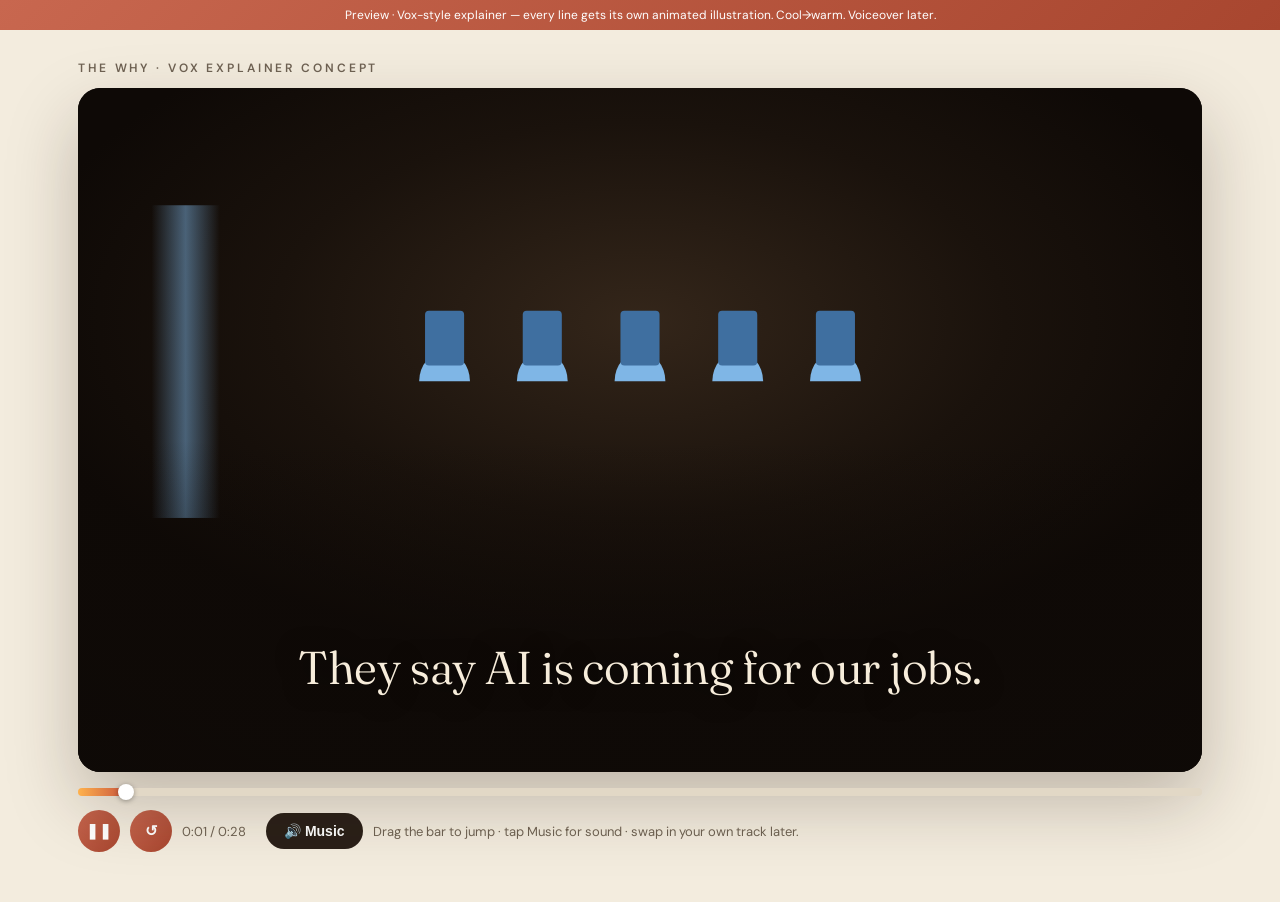
<file: jocelynlim-site-upload/preview-why.html>
<!DOCTYPE html>
<html lang="en">
<head>
<meta charset="UTF-8">
<meta name="viewport" content="width=device-width, initial-scale=1.0">
<title>Preview — The Why (Vox explainer)</title>
<meta name="robots" content="noindex">
<link rel="preconnect" href="https://fonts.googleapis.com"><link rel="preconnect" href="https://fonts.gstatic.com" crossorigin>
<link href="https://fonts.googleapis.com/css2?family=Fraunces:ital,opsz,wght@0,9..144,400..700;1,9..144,400..600&family=DM+Sans:wght@400;500;600;700&display=swap" rel="stylesheet">
<style>
:root{--terra:#f2724f;--amber:#ffb24d;--cool:#7fb6e6;--cream:#f7eddb;--soft:#cdbda6}
*{margin:0;padding:0;box-sizing:border-box}
body{background:#f3ecde;font-family:'DM Sans',sans-serif;-webkit-font-smoothing:antialiased;color:#2a2018}
.ribbon{background:linear-gradient(135deg,#c8674f,#a8462f);color:#fff;text-align:center;font-size:12px;padding:7px 16px}
.frame{max-width:1180px;margin:0 auto;padding:0 28px}
.kicktop{font-size:12px;letter-spacing:.24em;text-transform:uppercase;color:#6f6253;font-weight:600;padding:30px 0 12px}
.stage{position:relative;height:76vh;min-height:500px;overflow:hidden;border-radius:22px;background:#120d09;box-shadow:0 30px 70px rgba(40,25,15,.25)}
.bgfx{position:absolute;inset:0;background:radial-gradient(56% 50% at 50% 34%,#34261a,#1a120c 58%,#0e0906 100%)}
.vis{position:absolute;inset:0;opacity:0;transition:opacity .45s ease}
.vis.on{opacity:1}
.vis svg{width:100%;height:100%;display:block;transform-origin:50% 44%;animation:kb 5.5s ease-out both}
@keyframes kb{from{transform:scale(1.08)}to{transform:scale(1)}}
.vig{position:absolute;inset:0;pointer-events:none;background:radial-gradient(120% 120% at 50% 42%,transparent 50%,rgba(0,0,0,.55))}
.cap{position:absolute;left:0;right:0;bottom:0;padding:18% 8% 7%;text-align:center;background:linear-gradient(0deg,rgba(15,10,7,.78),rgba(15,10,7,.35) 60%,transparent);pointer-events:none}
#capt{color:var(--cream);font-family:'Fraunces',serif;font-weight:340;font-size:clamp(24px,4vw,46px);line-height:1.12;letter-spacing:-.01em;text-shadow:0 2px 24px rgba(0,0,0,.6)}
#capt em{font-style:italic;color:var(--terra)}
#capt .u{position:relative;white-space:nowrap}
#capt .u::after{content:"";position:absolute;left:-2px;right:-2px;bottom:-.07em;height:.085em;border-radius:3px;background:linear-gradient(90deg,#ffb24d,#f2643c);transform:scaleX(0);transform-origin:left;animation:uw .5s .25s cubic-bezier(.3,1,.3,1) forwards}
.huge{display:inline-block;font-weight:400;font-style:italic;font-size:clamp(38px,7vw,84px);letter-spacing:-.025em;line-height:1;background:linear-gradient(100deg,#ffd27a,#ff8a4c 55%,#f2643c);-webkit-background-clip:text;background-clip:text;color:transparent;filter:drop-shadow(0 6px 30px rgba(242,114,79,.5))}
.lead{display:block;font-style:italic;font-size:clamp(17px,2.4vw,28px);color:var(--soft);margin-bottom:.06em}
.cIn{animation:cap .55s cubic-bezier(.2,.9,.2,1) both}
@keyframes cap{from{opacity:0;transform:translateY(16px)}to{opacity:1;transform:none}}
@keyframes uw{to{transform:scaleX(1)}}
.w{display:inline-block;opacity:0;will-change:transform,opacity}
@keyframes aWord{0%{opacity:0;transform:translateY(34px) scale(.82);filter:blur(5px)}55%{opacity:1;filter:blur(0)}100%{opacity:1;transform:translateY(0) scale(1)}}
@keyframes aPopWord{0%{opacity:0;transform:translateY(10px) scale(.45)}65%{opacity:1;transform:translateY(0) scale(1.16)}100%{opacity:1;transform:scale(1)}}
/* svg shared */
svg .a{transform-box:fill-box;transform-origin:center}
.dr{stroke-dasharray:480;stroke-dashoffset:480;animation:dr 1s ease forwards}
@keyframes dr{to{stroke-dashoffset:0}}
.pp{animation:pp .55s cubic-bezier(.2,1.4,.3,1) both}
@keyframes pp{0%{opacity:0;transform:scale(.3)}100%{opacity:1;transform:scale(1)}}
.fi{animation:fi .6s ease both}
@keyframes fi{from{opacity:0}to{opacity:1}}
.up{animation:up .6s ease both}
@keyframes up{from{opacity:0;transform:translateY(22px)}to{opacity:1;transform:none}}
.sL{animation:sL .8s cubic-bezier(.2,.9,.2,1) both}
@keyframes sL{from{opacity:0;transform:translateX(-180px)}to{opacity:1;transform:none}}
.sR{animation:sR .8s cubic-bezier(.2,.9,.2,1) both}
@keyframes sR{from{opacity:0;transform:translateX(180px)}to{opacity:1;transform:none}}
.spin{animation:spin 6s linear infinite}
@keyframes spin{to{transform:rotate(360deg)}}
.float{animation:float 2.4s ease-in-out infinite}
@keyframes float{0%,100%{transform:translateY(0)}50%{transform:translateY(-10px)}}
.away{animation:away 1.6s 0.5s ease-in forwards}
@keyframes away{to{opacity:0;transform:translate(60px,-90px) scale(.7)}}
.ring{transform-box:fill-box;transform-origin:center;animation:ring 1.8s ease-out infinite}
@keyframes ring{0%{transform:scale(.1);opacity:.7}100%{transform:scale(1);opacity:0}}
.scan{animation:scan 2.2s ease-in-out infinite}
@keyframes scan{0%{transform:translateX(-140px)}100%{transform:translateX(1140px)}}
.fall{animation:fall 1.1s .3s cubic-bezier(.4,0,1,.6) forwards}
@keyframes fall{to{opacity:0;transform:translateY(140px) rotate(40deg)}}
.zoom{animation:zoom 1.4s linear infinite}
@keyframes zoom{from{transform:translateX(-260px);opacity:0}20%{opacity:1}100%{transform:translateX(260px);opacity:0}}
.grow{animation:grow .7s cubic-bezier(.2,1.3,.3,1) both}
@keyframes grow{from{opacity:0;transform:scale(.2)}to{opacity:1;transform:scale(1)}}
.flip{animation:flip 1s cubic-bezier(.4,0,.2,1) both}
@keyframes flip{from{transform:scaleX(-1) translateX(80px);opacity:.4}to{transform:scaleX(-1) translateX(0);opacity:1}}
@keyframes turn{from{transform:rotate(0)}to{transform:rotate(180deg)}}
.lt{display:block;width:48px;height:3px;margin:0 auto 16px;border-radius:3px;background:linear-gradient(90deg,#ffb24d,#f2643c)}
.bar{position:relative;height:8px;background:#e2d8c6;border-radius:6px;margin-top:16px;cursor:pointer;touch-action:none}
.bar>i{position:absolute;left:0;top:0;height:100%;width:0;border-radius:6px;background:linear-gradient(90deg,#ffb24d,#c8553d);pointer-events:none}
#thumb{position:absolute;top:50%;left:0;width:16px;height:16px;margin-left:-8px;border-radius:50%;background:#fff;box-shadow:0 1px 5px rgba(0,0,0,.35);transform:translateY(-50%);pointer-events:none}
.controls{display:flex;gap:10px;align-items:center;margin:14px 0 50px;flex-wrap:wrap}
.btn{font-weight:600;font-size:14px;border:none;background:linear-gradient(135deg,#c8674f,#a8462f);color:#fff;border-radius:40px;padding:10px 18px;cursor:pointer}
.btn.ic{width:42px;height:42px;padding:0;border-radius:50%;font-size:15px;display:flex;align-items:center;justify-content:center}
.time{font-size:13px;color:#6f6253;font-variant-numeric:tabular-nums;min-width:74px}
.note{font-size:13px;color:#6f6253}
</style>
</head>
<body>
<div class="ribbon">Preview · Vox-style explainer — every line gets its own animated illustration. Cool→warm. Voiceover later.</div>
<div class="frame">
  <div class="kicktop">the why · vox explainer concept</div>
  <div class="stage" id="stage">
    <div class="bgfx"></div>
    <div class="vis" id="vis"></div>
    <div class="vig"></div>
    <div class="cap"><div id="capt"></div></div>
  </div>
  <div class="bar" id="bar"><i id="prog"></i><span id="thumb"></span></div>
  <div class="controls">
    <button class="btn ic" id="pp" aria-label="Play / pause">❚❚</button>
    <button class="btn ic" id="rp" aria-label="Restart">↺</button>
    <span class="time"><span id="tcur">0:00</span> / <span id="tdur">0:28</span></span>
    <button class="btn" id="snd" style="background:#2a2018">🔊 Music</button>
    <span class="note">Drag the bar to jump · tap Music for sound · swap in your own track later.</span>
  </div>
</div>
<script>
const C='#7fb6e6',CD='#3f6fa0',Wm='#ffb24d',T='#f2724f',CR='#f7eddb';
function person(x,c,cls,dl){return `<g class="a ${cls}" style="animation-delay:${dl}s"><circle cx="${x}" cy="248" r="17" fill="${c}"/><path d="M${x-26} 300 a26 30 0 0 1 52 0 z" fill="${c}"/></g>`;}
function smiley(x,y,r,cls,dl){return `<g class="a ${cls}" style="animation-delay:${dl}s"><circle cx="${x}" cy="${y}" r="${r}" fill="none" stroke="${Wm}" stroke-width="5"/><circle cx="${x-r*0.35}" cy="${y-r*0.15}" r="3.5" fill="${Wm}"/><circle cx="${x+r*0.35}" cy="${y-r*0.15}" r="3.5" fill="${Wm}"/><path d="M${x-r*0.45} ${y+r*0.25} q${r*0.45} ${r*0.5} ${r*0.9} 0" fill="none" stroke="${Wm}" stroke-width="5" stroke-linecap="round"/></g>`;}
const SV={
 ai(){let p='';for(let i=0;i<5;i++){const x=300+i*100;p+=person(x,C,'fi',i*0.08);p+=`<rect class="a pp" style="animation-delay:${0.9+i*0.12}s" x="${x-20}" y="228" width="40" height="56" rx="4" fill="${CD}"/>`;}
   return `<svg viewBox="0 0 1000 700" preserveAspectRatio="xMidYMid meet">${p}<rect class="scan" x="0" y="120" width="70" height="320" fill="url(#sg)"/><defs><linearGradient id="sg"><stop offset="0" stop-color="${C}" stop-opacity="0"/><stop offset=".5" stop-color="${C}" stop-opacity=".5"/><stop offset="1" stop-color="${C}" stop-opacity="0"/></linearGradient></defs></svg>`;},
 cant(){return `<svg viewBox="0 0 1000 700" preserveAspectRatio="xMidYMid meet">
   <g class="a sL"><rect x="300" y="210" width="120" height="120" rx="14" fill="none" stroke="${C}" stroke-width="5"/><circle cx="338" cy="252" r="7" fill="${C}"/><circle cx="382" cy="252" r="7" fill="${C}"/><path d="M334 296 h52" stroke="${C}" stroke-width="5" stroke-linecap="round"/><path d="M300 240 h-26 M300 300 h-26 M420 240 h26 M420 300 h26" stroke="${C}" stroke-width="5"/></g>
   <path class="a dr" d="M430 270 q120 -10 210 -30" fill="none" stroke="${CD}" stroke-width="4" stroke-dasharray="10 12"/>
   <g class="a away"><path d="M660 250 c-30 -34 -78 -2 0 46 c78 -48 30 -80 0 -46z" fill="${Wm}"/></g></svg>`;},
 connect(){const cx=500,cy=250,R=160;let ring=[];for(let i=0;i<6;i++){const a=-Math.PI/2+i/6*6.2832;ring.push([Math.round(cx+Math.cos(a)*R),Math.round(cy+Math.sin(a)*R)]);}
   const ln=(a,b,dl)=>`<line class="a dr" style="animation-delay:${dl}s" x1="${a[0]}" y1="${a[1]}" x2="${b[0]}" y2="${b[1]}" stroke="${Wm}" stroke-width="3" stroke-dasharray="480" stroke-dashoffset="480" opacity=".85"/>`;
   let l='',d='',k=0;for(let i=0;i<6;i++){l+=ln([cx,cy],ring[i],.3+(k++)*.05);}for(let i=0;i<6;i++){l+=ln(ring[i],ring[(i+1)%6],.3+(k++)*.05);}
   d+=`<circle class="a pp" cx="${cx}" cy="${cy}" r="15" fill="${Wm}"/>`;ring.forEach((p,i)=>{d+=`<circle class="a pp" style="animation-delay:${.1+i*.08}s" cx="${p[0]}" cy="${p[1]}" r="12" fill="${Wm}"/>`;});
   return `<svg viewBox="0 0 1000 700" preserveAspectRatio="xMidYMid meet">${l}${d}</svg>`;},
 laugh(){let s=smiley(360,250,46,'pp',0)+smiley(520,220,52,'pp',0.15)+smiley(660,260,46,'pp',0.3)+smiley(440,330,40,'pp',0.45)+smiley(600,340,40,'pp',0.6);
   let r='';for(let i=0;i<3;i++)r+=`<circle class="ring" style="animation-delay:${i*0.6}s" cx="510" cy="280" r="120" fill="none" stroke="${Wm}" stroke-width="3"/>`;
   return `<svg viewBox="0 0 1000 700" preserveAspectRatio="xMidYMid meet">${r}${s}</svg>`;},
 friend(){return `<svg viewBox="0 0 1000 700" preserveAspectRatio="xMidYMid meet">
   <g class="a sL">${person(380,C,'',0).replace('class="a "','')}</g>
   <g class="a sR">${person(620,Wm,'',0).replace('class="a "','')}</g>
   <line class="a dr" style="animation-delay:.7s" x1="402" y1="270" x2="598" y2="270" stroke="${Wm}" stroke-width="4" stroke-dasharray="480" stroke-dashoffset="480"/>
   <path class="a grow" style="animation-delay:1s" d="M500 175 c-22 -26 -58 -2 0 34 c58 -36 22 -60 0 -34z" fill="${T}"/></svg>`;},
 fail(){let seg='';const cx=500,cy=270;for(let i=0;i<8;i++){const a=i/8*Math.PI*2;const x=cx+Math.cos(a)*70,y=cy+Math.sin(a)*70;seg+=`<rect class="a fall" style="animation-delay:${0.2+i*0.06}s" x="${x-9}" y="${y-9}" width="18" height="18" rx="3" fill="${C}"/>`;}
   return `<svg viewBox="0 0 1000 700" preserveAspectRatio="xMidYMid meet"><g class="a fi"><rect x="300" y="220" width="100" height="100" rx="12" fill="none" stroke="${CD}" stroke-width="5"/><circle cx="332" cy="258" r="6" fill="${CD}"/><circle cx="368" cy="258" r="6" fill="${CD}"/><path d="M330 296 q20 -16 40 0" fill="none" stroke="${CD}" stroke-width="5"/></g>${seg}</svg>`;},
 race(){let z='';for(let i=0;i<7;i++)z+=`<line class="zoom" style="animation-delay:${i*0.18}s" x1="0" y1="${130+i*45}" x2="220" y2="${130+i*45}" stroke="${C}" stroke-width="3" stroke-linecap="round"/>`;
   let st='';for(let i=0;i<4;i++)st+=`<rect class="a up" style="animation-delay:${i*0.15}s" x="${430+i*40}" y="${330-i*52}" width="120" height="40" rx="8" fill="none" stroke="${C}" stroke-width="4"/>`;
   return `<svg viewBox="0 0 1000 700" preserveAspectRatio="xMidYMid meet">${z}${st}</svg>`;},
 opposite(){return `<svg viewBox="0 0 1000 700" preserveAspectRatio="xMidYMid meet">
   <circle class="a grow" style="animation-delay:.5s" cx="360" cy="250" r="46" fill="${T}"/>
   <g style="animation:turn 1.1s cubic-bezier(.4,0,.2,1) both;transform-origin:500px 250px"><line x1="392" y1="250" x2="640" y2="250" stroke="${Wm}" stroke-width="9" stroke-linecap="round"/><path d="M640 220 L690 250 L640 280 z" fill="${Wm}"/></g></svg>`;},
 human(){let r='';for(let i=0;i<4;i++)r+=`<circle class="ring" style="animation-delay:${i*0.4}s" cx="500" cy="250" r="150" fill="none" stroke="${T}" stroke-width="4"/>`;
   return `<svg viewBox="0 0 1000 700" preserveAspectRatio="xMidYMid meet">${r}<circle class="a grow" style="animation-delay:.15s" cx="500" cy="250" r="92" fill="none" stroke="${Wm}" stroke-width="3" opacity=".55"/><circle class="a grow" cx="500" cy="250" r="46" fill="${Wm}"/></svg>`;},
 connch(){const pts=[[500,160],[372,255],[628,255],[432,360],[568,360]];const E=[[0,1],[0,2],[1,2],[1,3],[2,4],[3,4],[0,3],[0,4]];
   const ln=(a,b,dl)=>`<line class="a dr" style="animation-delay:${dl}s" x1="${a[0]}" y1="${a[1]}" x2="${b[0]}" y2="${b[1]}" stroke="${Wm}" stroke-width="3" stroke-dasharray="480" stroke-dashoffset="480" opacity=".8"/>`;
   let l='',d='';E.forEach((e,i)=>{l+=ln(pts[e[0]],pts[e[1]],.4+i*.1);});
   pts.forEach((p,i)=>{d+=`<circle class="a pp" style="animation-delay:${i*.13}s" cx="${p[0]}" cy="${p[1]}" r="18" fill="${Wm}"/>`;});
   let r='';for(let i=0;i<2;i++)r+=`<circle class="ring" style="animation-delay:${1+i*.6}s" cx="500" cy="280" r="180" fill="none" stroke="${T}" stroke-width="3"/>`;
   return `<svg viewBox="0 0 1000 700" preserveAspectRatio="xMidYMid meet">${r}${l}${d}</svg>`;},
};
const SC=[
 {d:2800,cap:"They say AI is coming for our jobs.",v:'ai'},
 {d:2600,cap:"Maybe. But some things it simply <em class='u'>can't</em> replace.",v:'cant'},
 {d:3000,cap:"The energy of a room when strangers <em class='u'>actually connect.</em>",v:'connect'},
 {d:2600,cap:"The whole room — <em class='u'>laughing together.</em>",v:'laugh'},
 {d:2600,cap:"A stranger who becomes a <em class='u'>friend.</em>",v:'friend'},
 {d:2600,cap:"AI can't build those moments at all.",v:'fail'},
 {d:2600,cap:"So while the world races to scale the virtual —",v:'race'},
 {d:2200,cap:"I'm building the <em class='u'>opposite</em>.",v:'opposite'},
 {d:3400,cap:"<span class='lead'>experiences, ventures &amp; spaces that are</span><span class='huge'>aggressively human.</span>",v:'human'},
 {d:3200,cap:"Meet people. Go deeper. <em class='u'>Stay connected.</em>",v:'connch'},
];
const vis=document.getElementById('vis'),capt=document.getElementById('capt'),prog=document.getElementById('prog');
const bar=document.getElementById('bar'),thumb=document.getElementById('thumb'),tcur=document.getElementById('tcur'),tdur=document.getElementById('tdur'),pp=document.getElementById('pp'),rp=document.getElementById('rp');
const starts=[];let acc=0;SC.forEach(s=>{starts.push(acc);acc+=s.d;});const total=acc;
function fmt(ms){ms=Math.max(0,ms);const s=Math.round(ms/1000);return Math.floor(s/60)+':'+String(s%60).padStart(2,'0');}
tdur.textContent=fmt(total);
function sceneAt(ms){let i=0;for(let k=0;k<SC.length;k++){if(ms>=starts[k])i=k;}return i;}
let visT;
function renderScene(i){cur=i;const s=SC[i];
  clearTimeout(visT);vis.classList.remove('on');
  visT=setTimeout(()=>{vis.innerHTML=SV[s.v]();vis.classList.add('on');},110);
  if(s.cap.indexOf("class='huge'")>=0){capt.innerHTML=`<div class="cIn">${s.cap}</div>`;}
  else{const wr=s.cap.replace(/(<em[^>]*>.*?<\/em>|[^<\s]+)(\s*)/g,(m,w,sp)=>`<span class="w">${w}</span>${sp}`);capt.innerHTML=`<div>${wr}</div>`;const ws=capt.querySelectorAll('.w');ws.forEach((k,idx)=>{const key=!!k.querySelector('em');k.style.animation=(key?'aPopWord .62s cubic-bezier(.2,1.3,.3,1) both':'aWord .52s cubic-bezier(.2,.9,.2,1) both');k.style.animationDelay=((idx*0.12)+(key?0.1:0))+'s';});}
}
let elapsed=0,playing=false,cur=-1,lastTs=0;
function setPP(){pp.textContent=playing?'❚❚':'▶';}
function paint(){const pct=elapsed/total*100;prog.style.width=pct+'%';thumb.style.left=pct+'%';tcur.textContent=fmt(elapsed);}
function frame(ts){
  if(playing){if(!lastTs)lastTs=ts;elapsed+=ts-lastTs;lastTs=ts;
    if(elapsed>=total){elapsed=total;playing=false;setPP();musicSetPlaying(false);}}
  else lastTs=0;
  const i=sceneAt(elapsed);if(i!==cur)renderScene(i);
  paint();requestAnimationFrame(frame);
}
function start(from){elapsed=from||0;cur=-1;playing=true;lastTs=0;setPP();if(musicOn){musicReplay();musicSetPlaying(true);}}
function toggle(){if(elapsed>=total){start(0);return;}playing=!playing;lastTs=0;setPP();musicSetPlaying(playing);}
pp.onclick=toggle;rp.onclick=()=>start(0);
function seekR(r){elapsed=Math.max(0,Math.min(1,r))*total;lastTs=0;const i=sceneAt(elapsed);if(i!==cur)renderScene(i);paint();}
let dragging=false,wasPlay=false;
function rEv(e){const b=bar.getBoundingClientRect();return (e.clientX-b.left)/b.width;}
bar.addEventListener('pointerdown',e=>{dragging=true;wasPlay=playing;playing=false;setPP();try{bar.setPointerCapture(e.pointerId);}catch(_){}seekR(rEv(e));});
bar.addEventListener('pointermove',e=>{if(dragging)seekR(rEv(e));});
bar.addEventListener('pointerup',e=>{if(!dragging)return;dragging=false;playing=wasPlay;lastTs=0;setPP();if(musicOn)musicSetPlaying(playing);});
requestAnimationFrame(frame);
let started=false;
new IntersectionObserver(e=>{e.forEach(x=>{if(x.isIntersecting&&!started){started=true;start(0);}})},{threshold:.4}).observe(document.getElementById('stage'));

/* ===== upbeat generative score — royalty-free, built in-page, builds with the video ===== */
let ac,musicOn=false,schTimer=null,nextT=0,step16=0,master,drum,bassBus,melBus,padBus,noise;
const BPM=112,SPB=60/BPM,S16=SPB/4,barLen=SPB*4;
const N={C2:65.41,F2:87.31,G2:98.0,A2:110.0,F3:174.61,G3:196.0,A3:220.0,B3:246.94,C4:261.63,D4:293.66,E4:329.63,F4:349.23,G4:392.0,A4:440.0,C5:523.25,E5:659.25};
const PROG=[{r:N.C2,ch:[N.C4,N.E4,N.G4],ar:[N.C4,N.E4,N.G4,N.C5]},{r:N.G2,ch:[N.G3,N.B3,N.D4],ar:[N.G3,N.B3,N.D4,N.G4]},{r:N.A2,ch:[N.A3,N.C4,N.E4],ar:[N.A3,N.C4,N.E4,N.A4]},{r:N.F2,ch:[N.F3,N.A3,N.C4],ar:[N.F3,N.A3,N.C4,N.F4]}];
function sect(b){return{pluck:true,bass:b>=1,kick:b>=1,clap:b>=2,hat:b>=2,hat16:b>=4,lead:b>=6,bright:b>=8};}
function mkNoise(){const len=ac.sampleRate*0.4,buf=ac.createBuffer(1,len,ac.sampleRate),d=buf.getChannelData(0);for(let i=0;i<len;i++)d[i]=Math.random()*2-1;return buf;}
function kick(t){const o=ac.createOscillator(),g=ac.createGain();o.type='sine';o.frequency.setValueAtTime(150,t);o.frequency.exponentialRampToValueAtTime(48,t+0.12);g.gain.setValueAtTime(0.85,t);g.gain.exponentialRampToValueAtTime(0.001,t+0.22);o.connect(g);g.connect(drum);o.start(t);o.stop(t+0.24);}
function clap(t){const s=ac.createBufferSource();s.buffer=noise;const bp=ac.createBiquadFilter();bp.type='bandpass';bp.frequency.value=1700;bp.Q.value=0.7;const g=ac.createGain();g.gain.setValueAtTime(0.0001,t);g.gain.linearRampToValueAtTime(0.45,t+0.005);g.gain.exponentialRampToValueAtTime(0.001,t+0.16);s.connect(bp);bp.connect(g);g.connect(drum);s.start(t);s.stop(t+0.18);}
function hat(t,v){const s=ac.createBufferSource();s.buffer=noise;const hp=ac.createBiquadFilter();hp.type='highpass';hp.frequency.value=7200;const g=ac.createGain();g.gain.setValueAtTime(v,t);g.gain.exponentialRampToValueAtTime(0.001,t+0.05);s.connect(hp);hp.connect(g);g.connect(drum);s.start(t);s.stop(t+0.06);}
function bassN(t,f,d){const o=ac.createOscillator(),g=ac.createGain(),lp=ac.createBiquadFilter();o.type='sawtooth';o.frequency.value=f;lp.type='lowpass';lp.frequency.value=440;g.gain.setValueAtTime(0,t);g.gain.linearRampToValueAtTime(0.3,t+0.008);g.gain.exponentialRampToValueAtTime(0.001,t+d);o.connect(lp);lp.connect(g);g.connect(bassBus);o.start(t);o.stop(t+d+0.02);}
function pluck(t,f,v){const o=ac.createOscillator(),g=ac.createGain(),lp=ac.createBiquadFilter();o.type='triangle';o.frequency.value=f;lp.type='lowpass';lp.frequency.setValueAtTime(2700,t);lp.frequency.exponentialRampToValueAtTime(720,t+0.18);g.gain.setValueAtTime(0,t);g.gain.linearRampToValueAtTime(v,t+0.004);g.gain.exponentialRampToValueAtTime(0.001,t+0.2);o.connect(lp);lp.connect(g);g.connect(melBus);o.start(t);o.stop(t+0.22);}
function lead(t,f,d){const o=ac.createOscillator(),g=ac.createGain();o.type='sine';o.frequency.value=f;g.gain.setValueAtTime(0,t);g.gain.linearRampToValueAtTime(0.14,t+0.01);g.gain.exponentialRampToValueAtTime(0.001,t+d);o.connect(g);g.connect(melBus);o.start(t);o.stop(t+d+0.02);}
function pad(t,fr,d,vol){fr.forEach((f,i)=>{const o=ac.createOscillator(),g=ac.createGain(),lp=ac.createBiquadFilter();o.type='sawtooth';o.frequency.value=f;o.detune.value=(i-1)*7;lp.type='lowpass';lp.frequency.value=1300;g.gain.setValueAtTime(0,t);g.gain.linearRampToValueAtTime(vol,t+0.35);g.gain.linearRampToValueAtTime(0.0001,t+d);o.connect(lp);lp.connect(g);g.connect(padBus);o.start(t);o.stop(t+d+0.05);});}
function schedule(t,st,b){const s=sect(Math.min(b,12)),P=PROG[b%4];
  if(st===0)pad(t,P.ch,barLen*0.98,s.bright?0.05:0.038);
  if(s.bass&&st%2===0)bassN(t,P.r,S16*1.8);
  if(s.kick&&(st===0||st===8))kick(t);
  if(s.bright&&(st===4||st===12))kick(t);
  if(s.clap&&(st===4||st===12))clap(t);
  if(s.hat&&st%2===0)hat(t,st%8===0?0.22:0.13);
  if(s.hat16&&st%2===1)hat(t,0.07);
  if(s.pluck&&st%2===0){const a=P.ar,oct=(st>=8&&s.bright)?2:1;pluck(t,a[(st/2)%4]*oct,s.bright?0.17:0.12);}
  if(s.lead&&st===0)lead(t,P.ch[2]*2,barLen*0.5);
}
function schLoop(){if(ac&&ac.state==='running'){while(nextT<ac.currentTime+0.12){const b=Math.floor(step16/16);schedule(nextT,step16%16,b);nextT+=S16;step16++;if(step16>=16*14)step16=16*8;}}schTimer=setTimeout(schLoop,25);}
function startMusic(syncMs){if(musicOn)return;musicOn=true;ac=new (window.AudioContext||window.webkitAudioContext)();
  const comp=ac.createDynamicsCompressor();comp.threshold.value=-14;comp.ratio.value=3;comp.connect(ac.destination);
  master=ac.createGain();master.gain.value=0.0001;master.connect(comp);master.gain.exponentialRampToValueAtTime(0.5,ac.currentTime+1.2);
  drum=ac.createGain();drum.gain.value=0.9;drum.connect(master);
  bassBus=ac.createGain();bassBus.gain.value=0.9;bassBus.connect(master);
  padBus=ac.createGain();padBus.gain.value=0.8;padBus.connect(master);
  melBus=ac.createGain();melBus.gain.value=0.8;melBus.connect(master);
  const dl=ac.createDelay();dl.delayTime.value=SPB*0.75;const fb=ac.createGain();fb.gain.value=0.26;const wet=ac.createGain();wet.gain.value=0.22;dl.connect(fb);fb.connect(dl);dl.connect(wet);wet.connect(master);melBus.connect(dl);
  noise=mkNoise();
  step16=syncMs?Math.floor((syncMs/1000)/S16):0;nextT=ac.currentTime+0.1;schLoop();
  if(!playing){try{ac.suspend();}catch(_){}}
}
function stopMusic(){if(!musicOn)return;musicOn=false;clearTimeout(schTimer);try{ac.resume();master.gain.exponentialRampToValueAtTime(0.0001,ac.currentTime+0.4);}catch(_){}setTimeout(()=>{try{ac.close();}catch(_){}},600);}
function musicSetPlaying(p){if(!musicOn||!ac)return;if(p){ac.resume().then(()=>{nextT=ac.currentTime+0.06;}).catch(()=>{});}else{try{ac.suspend();}catch(_){}}}
function musicReplay(){if(!musicOn||!ac)return;step16=0;nextT=ac.currentTime+0.06;}
document.getElementById('snd').onclick=function(){if(musicOn){stopMusic();this.textContent='🔊 Music';this.style.background='#2a2018';}else{startMusic(elapsed);musicSetPlaying(playing);this.textContent='🔇 Mute';this.style.background='linear-gradient(135deg,#c8674f,#a8462f)';}};
</script>
</body>
</html>
</file>
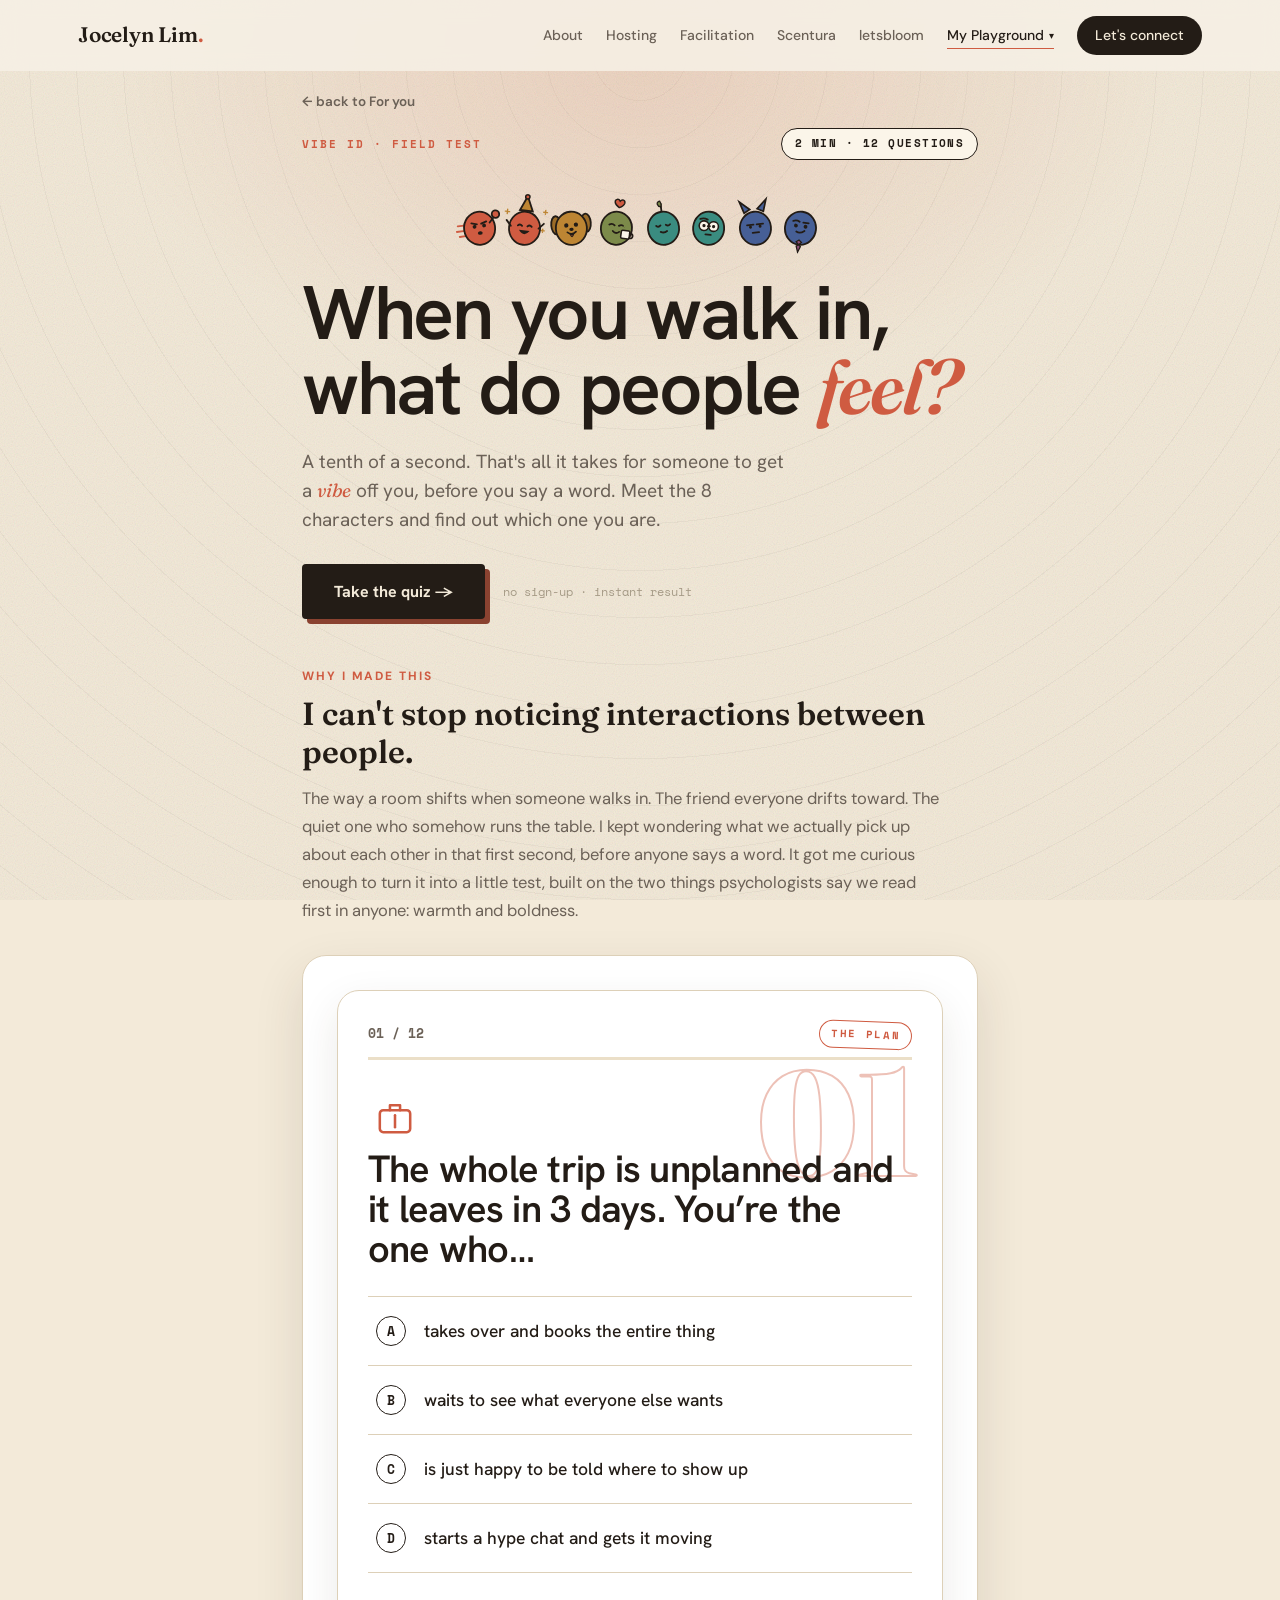
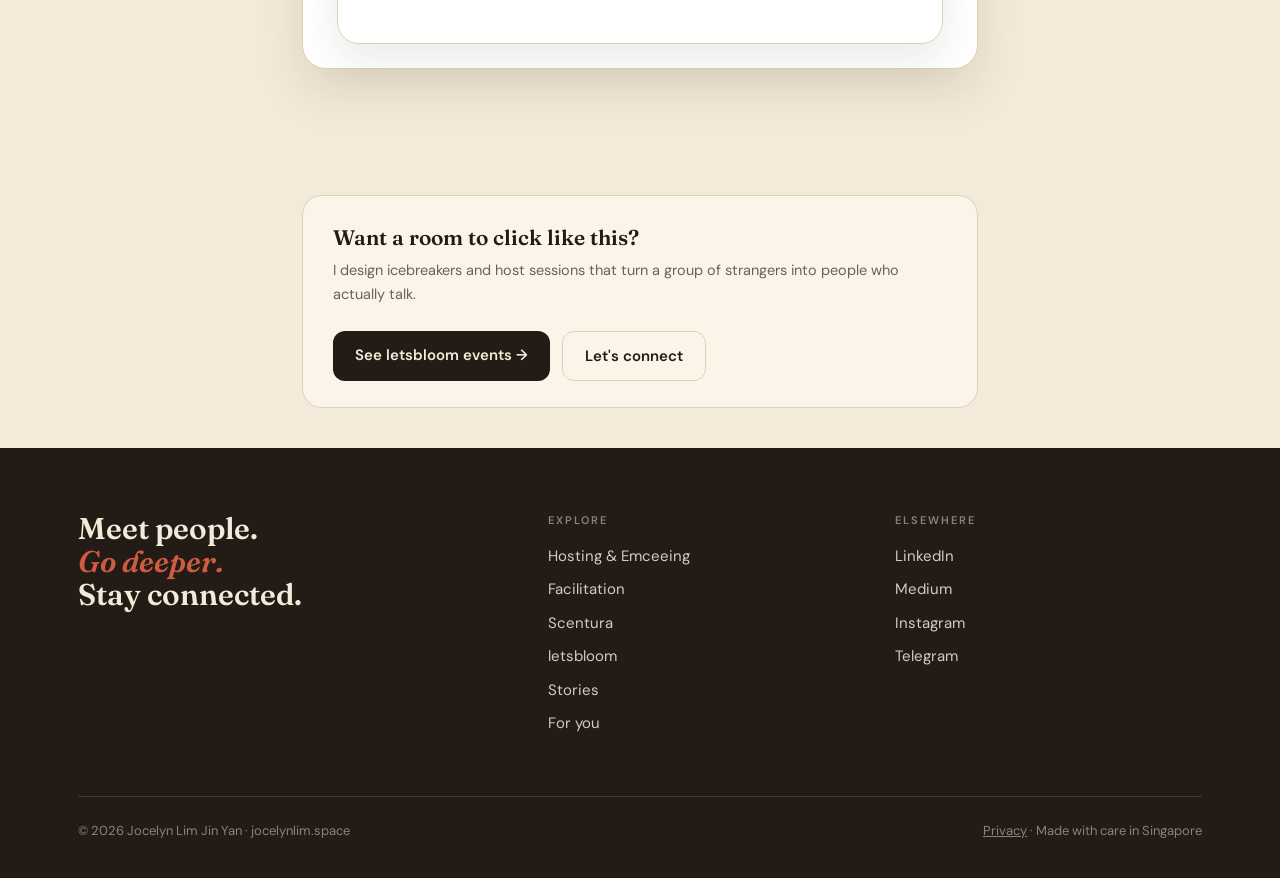
<file: jocelynlim-site-upload/quiz.html>
<!DOCTYPE html>
<html lang="en">
<head>
<meta charset="UTF-8" />
<meta name="viewport" content="width=device-width, initial-scale=1.0" />
<title>What's the Vibe You Give Off? — by Jocelyn Lim</title>
<meta name="description" content="In a tenth of a second, people get a vibe off you. Find out which of 8 characters you are, your strengths, your (affectionate) flaws, and how to read anyone. By Jocelyn Lim." />
<link rel="canonical" href="https://jocelynlim.space/for-you/quiz">
<link rel="icon" href="/favicon.svg" type="image/svg+xml">
<meta name="robots" content="index, follow">
<meta property="og:url" content="https://jocelynlim.space/for-you/quiz">
<meta property="og:title" content="What's the vibe you give off?">
<meta property="og:description" content="A 90-second read on how people experience you. Meet the 8 characters and find which one you are.">
<meta name="twitter:card" content="summary_large_image">
<link rel="preconnect" href="https://fonts.googleapis.com">
<link rel="preconnect" href="https://fonts.gstatic.com" crossorigin>
<link href="https://fonts.googleapis.com/css2?family=Fraunces:ital,opsz,wght@0,9..144,400;0,9..144,500;0,9..144,600;0,9..144,700;0,9..144,900;1,9..144,500;1,9..144,600&family=Hanken+Grotesk:wght@400;500;600;700;800&family=Space+Mono:wght@400;700&family=DM+Sans:wght@400;500;600;700&display=swap" rel="stylesheet">
<style>
:root{
  --paper:#f3ead9;--paper-deep:#ebdfc8;--card:#fbf5e9;--ink:#231c16;--ink-soft:#6b6157;--faint:#a59a86;--line:#ddd0b8;
  --coral:#cf5b41;--gold:#bd8533;--teal:#3a8c80;--blue:#465f96;--plum:#8f4f78;--olive:#7c8a4a;
  --accent:var(--coral);--thm:var(--coral);--thm2:var(--gold);
  --disp:'Fraunces',Georgia,serif;--body:'Hanken Grotesk',sans-serif;--mono:'Space Mono',monospace;
}
*{box-sizing:border-box;margin:0;padding:0}
html{scroll-behavior:smooth}
body{font-family:var(--body);color:var(--ink);background:var(--paper);line-height:1.5;-webkit-font-smoothing:antialiased;overflow-x:hidden;position:relative}
body::before{content:"";position:fixed;inset:0;z-index:0;pointer-events:none;background:radial-gradient(60% 50% at 50% 8%, color-mix(in srgb, var(--thm) 15%, transparent), transparent 70%),repeating-radial-gradient(circle at 50% 6%, transparent 0 46px, color-mix(in srgb, var(--ink) 4%, transparent) 46px 47px);transition:background .6s ease}
body::after{content:"";position:fixed;inset:0;z-index:0;pointer-events:none;opacity:.5;mix-blend-mode:multiply;background-image:url("data:image/svg+xml,%3Csvg xmlns='http://www.w3.org/2000/svg' width='160' height='160'%3E%3Cfilter id='n'%3E%3CfeTurbulence type='fractalNoise' baseFrequency='0.9' numOctaves='2' stitchTiles='stitch'/%3E%3C/filter%3E%3Crect width='100%25' height='100%25' filter='url(%23n)' opacity='0.35'/%3E%3C/svg%3E")}
.qwrap{max-width:720px;margin:0 auto;padding:18px 22px 90px;position:relative;z-index:1}
.wrap{max-width:1180px;margin:0 auto;padding:0 28px}
/* real site nav (identical to every other page) */
.nav{position:sticky;top:0;z-index:100;background:rgba(246,240,230,.86);backdrop-filter:blur(10px);border-bottom:1px solid transparent;font-family:'DM Sans',var(--body)}
.nav .wrap{display:flex;align-items:center;justify-content:space-between;height:70px}
.brand{font-family:var(--disp);font-weight:600;font-size:21px;letter-spacing:-.01em;color:var(--ink);text-decoration:none}
.brand .d{color:var(--thm)}
.nav-links{display:flex;gap:23px;align-items:center}
.nav-links a{font-size:14px;font-weight:500;color:var(--ink-soft);position:relative;transition:color .2s;text-decoration:none;white-space:nowrap}
.nav-links a:hover{color:var(--ink)}
.nav-links a:not(.nav-cta)::after{content:"";position:absolute;left:0;bottom:-5px;height:1.5px;width:0;background:var(--thm);transition:width .25s}
.nav-links a:not(.nav-cta):hover::after{width:100%}
.nav-cta{background:var(--ink);color:var(--paper)!important;padding:9px 18px;border-radius:40px;font-size:13.5px;font-weight:600}
.nav-cta:hover{background:var(--thm)}
.burger{display:none;flex-direction:column;gap:5px;background:none;border:none;cursor:pointer;padding:6px}
.burger span{width:24px;height:2px;background:var(--ink);transition:.3s}
.nav-pg{position:relative;display:flex;align-items:center}
.nav-pg-t{font-family:inherit;font-size:14px;font-weight:500;color:var(--ink-soft);background:none;border:none;cursor:pointer;padding:0;display:inline-flex;align-items:center;gap:5px;position:relative;transition:color .2s}
.nav-pg-t .cv{font-size:10px;transition:transform .25s}
.nav-pg-t::after{content:"";position:absolute;left:0;bottom:-5px;height:1.5px;width:0;background:var(--thm);transition:width .25s}
.nav-pg:hover .nav-pg-t,.nav-pg:focus-within .nav-pg-t,.nav-pg-t.active{color:var(--ink)}
.nav-pg:hover .nav-pg-t::after,.nav-pg:focus-within .nav-pg-t::after,.nav-pg-t.active::after{width:100%}
.nav-pg:hover .nav-pg-t .cv,.nav-pg:focus-within .nav-pg-t .cv{transform:rotate(180deg)}
.nav-pg::after{content:"";position:absolute;top:100%;left:-14px;right:-14px;height:14px}
.nav-pg-menu{position:absolute;top:calc(100% + 12px);left:50%;transform:translateX(-50%) translateY(-8px);min-width:176px;background:var(--paper);border:1px solid var(--line);border-radius:14px;padding:8px;box-shadow:0 18px 40px rgba(60,45,30,.18);display:flex;flex-direction:column;gap:2px;opacity:0;visibility:hidden;transition:opacity .18s,transform .18s;z-index:60}
.nav-pg:hover .nav-pg-menu,.nav-pg:focus-within .nav-pg-menu{opacity:1;visibility:visible;transform:translateX(-50%) translateY(0)}
.nav-pg-menu a{font-size:14px;font-weight:500;color:var(--ink-soft);text-decoration:none;padding:10px 13px;border-radius:10px}
.nav-pg-menu a:hover{background:var(--card);color:var(--ink)}
.nav-pg-menu a::after{display:none!important}
/* back link */
.qbacklink{font-family:'DM Sans',var(--body);font-size:13.5px;color:var(--ink-soft);font-weight:600;display:inline-flex;gap:7px;align-items:center;text-decoration:none;margin-bottom:16px}
.qbacklink:hover{color:var(--ink)}
/* read-then-do flow: hero, story, quiz card */
.qstory{max-width:720px;margin:0 auto;padding:8px 0 0}
.qstory .qw-eyebrow{margin:30px 0 10px}
.qstory-h{font-family:var(--disp);font-weight:600;font-size:clamp(24px,3.6vw,32px);line-height:1.18;margin-bottom:14px;color:var(--ink)}
.qstory-p{font-family:'DM Sans',var(--body);font-size:16.5px;line-height:1.7;color:var(--ink-soft);max-width:640px}
#quizcard{scroll-margin-top:86px;margin-top:30px;background:#fff;border:1px solid var(--line);border-radius:24px;padding:34px 34px 24px;box-shadow:0 20px 50px rgba(60,45,30,.12)}
#quizcard.bare{background:transparent;border:none;box-shadow:none;padding:0}
@media(max-width:600px){#quizcard{padding:22px 18px 16px;border-radius:18px}}
#quiz{position:relative;overflow:hidden;background:#fff;border:1px solid var(--line);border-radius:22px;padding:30px 30px 22px;box-shadow:0 16px 42px rgba(60,45,30,.10)}
/* writeup */
.qwrite{position:relative;z-index:1;max-width:720px;margin:0 auto;padding:0 22px}
.qw-eyebrow{font-family:'DM Sans',var(--body);font-size:12px;letter-spacing:.16em;text-transform:uppercase;font-weight:700;color:var(--thm);margin:34px 0 10px}
.qwrite h2{font-family:var(--disp);font-weight:600;font-size:clamp(23px,3.4vw,29px);line-height:1.22;margin-bottom:12px;color:var(--ink)}
.qwrite p{font-family:'DM Sans',var(--body);font-size:16px;line-height:1.65;color:var(--ink-soft)}
.qw-cta{display:flex;justify-content:space-between;align-items:center;gap:24px;flex-wrap:wrap;background:var(--card);border:1px solid var(--line);border-radius:20px;padding:26px 30px;margin-top:36px}
.qw-cta h3{font-family:var(--disp);font-weight:600;font-size:21px;margin-bottom:6px;color:var(--ink)}
.qw-cta p{font-size:14.5px;margin:0}
.qw-btns{display:flex;gap:12px;flex-wrap:wrap}
.qw-btn-primary{background:var(--ink);color:var(--paper);font-family:'DM Sans',var(--body);font-weight:600;font-size:15px;padding:13px 22px;border-radius:12px;text-decoration:none;white-space:nowrap}
.qw-btn-primary:hover{background:var(--thm);color:#fff}
.qw-btn-ghost{border:1.5px solid var(--line);color:var(--ink);font-family:'DM Sans',var(--body);font-weight:600;font-size:15px;padding:13px 22px;border-radius:12px;text-decoration:none;white-space:nowrap}
.qw-btn-ghost:hover{border-color:var(--ink)}
/* footer (identical to site) */
footer{position:relative;z-index:1;background:var(--ink);color:var(--paper);padding:64px 0 38px;margin-top:40px;font-family:'DM Sans',var(--body)}
footer .ftop{display:grid;grid-template-columns:1.4fr 1fr 1fr;gap:40px}
footer h4{font-family:var(--disp);font-size:30px;font-weight:600;line-height:1.1}
footer h4 em{font-style:italic;color:var(--thm)}
footer .col h5{font-size:11px;letter-spacing:.18em;text-transform:uppercase;color:rgba(243,234,217,.5);margin-bottom:16px;font-weight:600}
footer .col a{display:block;color:rgba(243,234,217,.85);font-size:15px;margin-bottom:11px;transition:color .2s;width:fit-content;text-decoration:none}
footer .col a:hover{color:var(--thm)}
footer .fbot{display:flex;justify-content:space-between;align-items:center;margin-top:50px;padding-top:24px;border-top:1px solid rgba(243,234,217,.14);font-size:13px;color:rgba(243,234,217,.5);flex-wrap:wrap;gap:10px}
footer .fbot a{color:inherit}
@media(max-width:880px){
  .nav-links{position:fixed;inset:70px 0 auto 0;background:var(--paper);flex-direction:column;padding:24px 28px;gap:20px;border-bottom:1px solid var(--line);transform:translateY(-130%);transition:transform .35s;align-items:flex-start}
  .nav-links.open{transform:none}
  .burger{display:flex}
  .nav-pg{display:block;width:100%}
  .nav-pg-t .cv{display:none}
  .nav-pg::after{display:none}
  .nav-pg-menu{position:static;transform:none;opacity:1;visibility:visible;box-shadow:none;border:none;background:none;padding:10px 0 0 16px;min-width:0;gap:14px}
  .nav-pg-menu a{padding:0}
  footer .ftop{grid-template-columns:1fr 1fr}
  footer h4{grid-column:1/-1}
}
@media(max-width:520px){footer .ftop{grid-template-columns:1fr}}
.disp{font-family:var(--disp);font-weight:600;letter-spacing:-.02em;line-height:1.0}
.mono{font-family:var(--mono)}
em{font-style:italic;color:var(--thm);font-family:var(--disp)}
.stamp{font-family:var(--mono);font-size:11px;font-weight:700;letter-spacing:.18em;text-transform:uppercase;color:var(--thm)}
.soft{color:var(--ink-soft)}.faint{color:var(--faint)}
button{font-family:inherit;cursor:pointer;border:none;background:none;color:inherit}
.btn{position:relative;display:inline-flex;align-items:center;justify-content:center;gap:10px;font-family:var(--body);font-weight:700;font-size:16px;padding:17px 32px;border-radius:4px;background:var(--ink);color:var(--paper);overflow:hidden;transition:transform .18s,box-shadow .18s;box-shadow:5px 5px 0 0 color-mix(in srgb, var(--thm) 60%, var(--ink))}
.btn span{position:relative;z-index:1;transition:color .25s}
.btn::before{content:"";position:absolute;inset:0;background:var(--thm);transform:translateY(101%);transition:transform .28s cubic-bezier(.4,0,.2,1);z-index:0}
.btn:hover{transform:translate(-2px,-2px);box-shadow:7px 7px 0 0 color-mix(in srgb, var(--thm) 70%, var(--ink))}
.btn:hover::before{transform:translateY(0)}.btn:hover span{color:#fff}
.btn.line{background:transparent;color:var(--ink);box-shadow:none;border:1.5px solid var(--ink);font-weight:600}
.btn.line::before{background:var(--ink)}.btn.line:hover span{color:var(--paper)}
.btn.sm{padding:11px 18px;font-size:14px;box-shadow:3px 3px 0 0 color-mix(in srgb, var(--thm) 60%, var(--ink))}
.screen{display:none}.screen.active{display:block}
.rev{opacity:0;transform:translateY(20px);animation:rev .7s cubic-bezier(.2,.8,.2,1) forwards;animation-delay:calc(var(--i,0)*.08s)}
@keyframes rev{to{opacity:1;transform:none}}

/* INTRO */
.topbar{display:flex;justify-content:space-between;align-items:center;margin-bottom:34px}
.badge{font-family:var(--mono);font-size:10.5px;font-weight:700;letter-spacing:.14em;text-transform:uppercase;border:1.5px solid var(--ink);border-radius:999px;padding:7px 13px;transform:rotate(-3deg);background:var(--card)}
.castrow{display:flex;justify-content:center;gap:-10px;margin:6px 0 22px}
.castrow .cc{width:54px;height:60px;margin:0 -4px;transform:rotate(var(--r,0deg))}
.hero h1{font-size:clamp(40px,9.5vw,76px);font-weight:600;letter-spacing:-.03em;line-height:.98;margin:0 0 22px}
.hero h1 .l2{display:block}
.lede{font-size:19px;max-width:490px;margin:0 0 30px;color:var(--ink-soft)}
.startrow{display:flex;align-items:center;gap:18px;flex-wrap:wrap;margin-bottom:10px}
.meta{font-family:var(--mono);font-size:12px;color:var(--faint)}
.note-card{margin-top:46px;position:relative;background:var(--card);border:1.5px solid var(--ink);border-radius:6px;padding:24px 26px;box-shadow:6px 6px 0 0 color-mix(in srgb,var(--thm) 45%, var(--paper-deep));max-width:560px}
.note-card .nlabel{font-family:var(--mono);font-size:11px;font-weight:700;letter-spacing:.14em;text-transform:uppercase;color:var(--thm);margin-bottom:10px}
.note-card p{font-size:15.5px;color:var(--ink-soft)}
.note-card .sig{font-family:var(--disp);font-style:italic;font-size:19px;color:var(--ink);margin-top:12px}
.credit{font-family:var(--mono);margin-top:20px;font-size:12px;color:var(--faint);max-width:540px;line-height:1.7}
.credit b{color:var(--ink-soft)}
.editnote{font-size:11.5px;color:var(--faint);margin-top:16px;max-width:540px;opacity:.8}

/* QUIZ */
.qtop{display:flex;align-items:baseline;justify-content:space-between;margin-bottom:6px}
.qcount{font-family:var(--mono);font-size:13px;font-weight:700;color:var(--ink-soft)}
.qaxis{font-family:var(--mono);font-size:10.5px;font-weight:700;letter-spacing:.16em;text-transform:uppercase;color:var(--thm);border:1.4px solid var(--thm);border-radius:999px;padding:5px 11px;transform:rotate(2deg)}
.qbar{height:3px;background:var(--paper-deep);margin:8px 0 30px;position:relative;overflow:hidden}
.qbar>i{position:absolute;inset:0;width:0;background:var(--thm);transition:width .4s cubic-bezier(.2,.8,.2,1)}
.qhead{position:relative;margin-bottom:26px}
.qnum{font-family:var(--disp);font-weight:900;font-size:clamp(80px,22vw,150px);line-height:.8;color:transparent;-webkit-text-stroke:2px color-mix(in srgb,var(--thm) 38%, transparent);position:absolute;top:-28px;right:-6px;z-index:0;user-select:none}
.qtext{position:relative;z-index:1;font-size:clamp(26px,6vw,38px);font-weight:600;letter-spacing:-.02em;line-height:1.05;max-width:560px;animation:optin .5s cubic-bezier(.2,.8,.2,1) both}
.opts{display:flex;flex-direction:column;border-top:1.5px solid var(--line)}
.qicon{width:54px;height:54px;color:var(--thm);margin-bottom:6px;animation:qpop .55s cubic-bezier(.2,1.2,.3,1) both}
@keyframes qpop{from{opacity:0;transform:scale(.55) rotate(-10deg)}to{opacity:1;transform:none}}
@keyframes optin{from{opacity:0;transform:translateY(12px)}to{opacity:1;transform:none}}
.opt{display:flex;align-items:center;gap:18px;text-align:left;width:100%;background:transparent;color:var(--ink);padding:19px 8px;border-bottom:1.5px solid var(--line);font-size:17.5px;font-weight:500;transition:padding .18s,background .18s,opacity .2s;position:relative;opacity:0;animation:optin .45s cubic-bezier(.2,.8,.2,1) forwards}
.opt.picked{background:var(--thm);border-color:transparent;border-radius:8px;padding-left:18px}
.opt.picked .mk{background:#fff;border-color:#fff;color:var(--thm)}
.opt.picked .otext{color:#fff}
.opt.picked .arrow{opacity:1;transform:none;color:#fff}
.opt.dim{opacity:.32}
.opt .mk{font-family:var(--mono);font-size:13px;font-weight:700;width:30px;height:30px;flex:0 0 auto;display:flex;align-items:center;justify-content:center;border:1.6px solid var(--ink);border-radius:50%;transition:all .18s}
.opt:hover{padding-left:18px;background:color-mix(in srgb,var(--thm) 7%, transparent)}
.opt:hover .mk{background:var(--thm);border-color:var(--thm);color:#fff}
.opt .otext{flex:1}.opt .arrow{font-family:var(--mono);opacity:0;transform:translateX(-6px);transition:.18s;color:var(--thm)}
.opt:hover .arrow{opacity:1;transform:none}
.qback{margin-top:24px}.qback button{font-family:var(--mono);color:var(--faint);font-size:13px}.qback button:hover{color:var(--ink)}

/* READING */
.reading{text-align:center;padding:80px 0}
.radar{width:120px;height:120px;margin:0 auto 28px;position:relative}
.radar span{position:absolute;inset:0;border:2px solid var(--thm);border-radius:50%;opacity:0;animation:radar 1.8s ease-out infinite}
.radar span:nth-child(2){animation-delay:.6s}.radar span:nth-child(3){animation-delay:1.2s}
@keyframes radar{0%{transform:scale(.2);opacity:.8}100%{transform:scale(1);opacity:0}}
.reading .rt{font-family:var(--mono);font-size:14px;letter-spacing:.18em;text-transform:uppercase;color:var(--ink-soft)}

/* RESULT — the ID card */
.idcard{background:var(--card);border:2px solid var(--ink);border-radius:10px;overflow:hidden;box-shadow:9px 9px 0 0 color-mix(in srgb,var(--thm) 45%, var(--paper-deep))}
.idtop{background:var(--thm);padding:14px 22px;display:flex;justify-content:space-between;align-items:center}
.idtop .lbl{font-family:var(--mono);font-size:12px;font-weight:700;letter-spacing:.22em;text-transform:uppercase;color:#fff;opacity:.85}
.idtop .no{font-family:var(--mono);font-size:11px;font-weight:700;color:#fff;opacity:.7}
.idbody{padding:22px}
.idhero{display:flex;gap:18px;align-items:center;flex-wrap:wrap}
.charbox{width:140px;height:154px;flex:0 0 auto;background:#fff;border:2px solid var(--ink);border-radius:8px;padding:8px;box-shadow:3px 3px 0 0 color-mix(in srgb,var(--thm) 40%, var(--paper-deep))}
.charbox svg{width:100%;height:100%;display:block}
.idmeta{flex:1;min-width:200px}
.idmeta .rtop{font-family:var(--mono);font-size:11px;font-weight:700;letter-spacing:.16em;text-transform:uppercase;color:var(--ink-soft)}
.rname{font-family:var(--disp);font-weight:700;font-size:clamp(34px,7.5vw,52px);line-height:.92;letter-spacing:-.03em;margin:3px 0 6px}
.rtag{font-family:var(--disp);font-style:italic;font-size:18px;color:var(--thm)}
.firstline{font-size:16px;color:var(--ink-soft);margin-top:8px}
.statbars{display:flex;gap:18px;margin-top:18px;border-top:1.5px solid var(--line);padding-top:16px}
.statbars .st{flex:1}
.statbars .sl{display:flex;justify-content:space-between;font-family:var(--mono);font-size:11px;font-weight:700;text-transform:uppercase;letter-spacing:.04em;color:var(--ink-soft);margin-bottom:5px}
.statbars .tr{height:9px;background:var(--paper-deep);border-radius:99px;overflow:hidden}
.statbars .fl{height:100%;border-radius:99px}

.block{margin-top:22px}
.bh{font-family:var(--mono);font-size:11px;font-weight:700;letter-spacing:.14em;text-transform:uppercase;color:var(--thm);margin-bottom:12px;display:flex;align-items:center;gap:9px}
.bh::after{content:"";flex:1;height:1.5px;background:var(--line)}
.blist{list-style:none;display:flex;flex-direction:column;gap:9px}
.blist li{display:flex;gap:11px;font-size:16.5px;line-height:1.35}
.blist li .bullet{flex:0 0 auto;font-family:var(--disp);font-weight:900;color:var(--thm);font-size:18px;line-height:1.3}
.bh.bad{color:var(--ink-soft)}.bh.bad::after{background:var(--line)}
.blist.bad li .bullet{color:var(--ink-soft)}
.phrases{display:flex;flex-direction:column;gap:10px}
.phrase{font-family:var(--disp);font-style:italic;font-size:19px;background:color-mix(in srgb,var(--thm) 9%, var(--card));border-left:4px solid var(--thm);border-radius:0 8px 8px 0;padding:11px 16px}
.powerlead{font-size:15px;color:var(--ink-soft);margin-bottom:11px;font-style:italic}
.thinking{font-family:var(--disp);font-style:italic;font-size:20px;line-height:1.35;background:color-mix(in srgb,var(--thm) 8%, var(--card));border:1.5px solid color-mix(in srgb,var(--thm) 30%, var(--line));border-radius:6px 18px 18px 18px;padding:16px 18px;position:relative}
.thinking::before{content:"💭";position:absolute;top:-14px;left:-6px;font-size:20px;filter:grayscale(.2)}
.hidden{font-size:16px;background:var(--card);border:1.5px dashed color-mix(in srgb,var(--thm) 45%, var(--line));border-radius:8px;padding:14px 16px}
.hidden b{color:var(--thm);font-family:var(--mono);font-size:11px;letter-spacing:.12em;text-transform:uppercase;display:block;margin-bottom:5px}

/* sections below card */
.sec{margin-top:34px;position:relative}
.sec .slabel{display:flex;align-items:center;gap:10px;font-family:var(--mono);font-size:11px;font-weight:700;letter-spacing:.14em;text-transform:uppercase;color:var(--thm);margin-bottom:14px}
.sec .slabel .n{color:var(--ink);opacity:.32}.sec .slabel::after{content:"";flex:1;height:1.5px;background:var(--line)}
.misread{font-family:var(--disp);font-weight:500;font-size:clamp(21px,4.8vw,27px);line-height:1.25;letter-spacing:-.02em;border-left:4px solid var(--thm);padding:4px 0 4px 20px}
.subintro{font-size:15.5px;color:var(--ink-soft);margin-bottom:16px}
.openup{display:flex;flex-direction:column;gap:12px}
.ocard{display:grid;grid-template-columns:8px 1fr;gap:16px;background:var(--card);border:1.5px solid var(--ink);border-radius:6px;overflow:hidden;box-shadow:3px 3px 0 0 color-mix(in srgb,var(--om) 55%, var(--paper-deep))}
.ocard .obar{background:var(--om)}.ocard .obody{padding:15px 16px 15px 0}
.ocard .ohead{display:flex;align-items:baseline;gap:8px;flex-wrap:wrap}
.ocard .otype{font-family:var(--disp);font-weight:600;font-size:19px}.ocard .ospot{font-size:13.5px;color:var(--ink-soft)}
.ocard .oq{margin-top:9px;font-family:var(--disp);font-style:italic;font-size:17px;color:var(--om);line-height:1.3}
.ocard .oq .lab{font-family:var(--mono);font-style:normal;font-size:10px;font-weight:700;letter-spacing:.1em;text-transform:uppercase;color:var(--faint);display:block;margin-bottom:3px}
.formula{font-size:14.5px;color:var(--ink-soft);background:color-mix(in srgb,var(--thm) 8%, var(--card));border:1.5px dashed color-mix(in srgb,var(--thm) 45%, var(--line));border-radius:6px;padding:13px 16px;margin-bottom:16px}
.formula b{color:var(--ink)}
.twin{display:grid;grid-template-columns:1fr 1fr;gap:14px}@media(max-width:540px){.twin{grid-template-columns:1fr}}
.mini{background:var(--card);border:1.5px solid var(--ink);border-radius:6px;padding:18px;box-shadow:4px 4px 0 0 color-mix(in srgb,var(--thm) 35%, var(--paper-deep))}
.mini .t{font-family:var(--mono);font-size:10.5px;font-weight:700;letter-spacing:.12em;text-transform:uppercase;color:var(--faint);margin-bottom:12px}
.mini .pp{display:flex;align-items:center;gap:10px;margin-bottom:8px}
.mini .pp:last-of-type{margin-bottom:0}
.mini .pp .av{width:38px;height:42px;flex:0 0 auto}
.mini .pp .nm{font-family:var(--disp);font-weight:600;font-size:18px;line-height:1}
.mini .d{font-size:13px;color:var(--ink-soft);margin-top:10px}
.reviews{display:flex;flex-direction:column;gap:12px}
.review{display:grid;grid-template-columns:48px 1fr;gap:14px;align-items:center;background:var(--card);border:1.5px solid var(--ink);border-radius:6px;padding:14px 16px;box-shadow:3px 3px 0 0 color-mix(in srgb,var(--thm) 30%, var(--paper-deep))}
.review .av{width:46px;height:50px}
.review .rby{font-family:var(--mono);font-size:11px;font-weight:700;color:var(--ink-soft)}
.review .stars{font-size:12px;letter-spacing:1px;color:var(--gold);margin-left:6px}
.review .rq{font-family:var(--disp);font-style:italic;font-size:17px;line-height:1.25;margin-top:3px}
.btext{font-size:18px;line-height:1.5}.btext b{font-weight:700}
.secondary{margin-top:10px;font-family:var(--mono);font-size:12.5px;font-weight:700;letter-spacing:.02em;color:var(--thm);background:color-mix(in srgb,var(--thm) 10%, var(--card));border:1.5px solid color-mix(in srgb,var(--thm) 35%, var(--line));border-radius:999px;padding:6px 13px;display:inline-block}
.pressure{font-size:17px;background:color-mix(in srgb,var(--thm) 8%, var(--card));border-left:4px solid var(--thm);border-radius:0 8px 8px 0;padding:12px 16px}
.pressure b{font-family:var(--mono);font-size:12px;letter-spacing:.04em;text-transform:uppercase;color:var(--thm)}
.conngrid{display:flex;flex-direction:column;gap:0;border-top:1.5px solid var(--line)}
.cg{display:grid;grid-template-columns:160px 1fr;gap:16px;padding:14px 4px;border-bottom:1.5px solid var(--line);align-items:baseline}
@media(max-width:540px){.cg{grid-template-columns:1fr;gap:4px}}
.cg .ct{font-family:var(--mono);font-size:11px;font-weight:700;letter-spacing:.08em;text-transform:uppercase;color:var(--ink-soft)}
.cg .cd{font-size:16.5px;line-height:1.4}
.needline{font-family:var(--disp);font-weight:500;font-size:clamp(21px,4.6vw,26px);line-height:1.3;letter-spacing:-.01em}
.science{font-size:17px;line-height:1.55;color:var(--ink);background:color-mix(in srgb,var(--thm) 7%, var(--card));border:1.5px solid color-mix(in srgb,var(--thm) 28%, var(--line));border-radius:10px;padding:20px 22px}
.science b{color:var(--thm);font-weight:700}
.lookup{font-family:var(--mono);font-size:12.5px;color:var(--ink-soft);margin-top:12px}
.lookup b{color:var(--ink)}

.share .sline{font-family:var(--disp);font-style:italic;font-size:19px;max-width:500px;margin:0 0 18px;color:var(--ink)}
.funnel{display:flex;flex-direction:column;gap:14px;margin-top:24px}
.fcard{background:var(--card);border:1.5px solid var(--ink);border-radius:8px;padding:18px 20px;box-shadow:4px 4px 0 0 color-mix(in srgb,var(--thm) 35%, var(--paper-deep))}
.fcard .fl{display:flex;align-items:center;gap:10px;font-family:var(--mono);font-size:13px;font-weight:700;letter-spacing:.05em;text-transform:uppercase;color:var(--ink);margin-bottom:9px}
.fcard .fn{width:24px;height:24px;flex:0 0 auto;display:flex;align-items:center;justify-content:center;background:var(--thm);color:#fff;border-radius:50%;font-size:13px}
.fcard .fd{font-size:16px;line-height:1.45;color:var(--ink-soft);margin-bottom:14px}
.fcard .fd i{font-style:italic;font-family:var(--disp);color:var(--ink)}
.fcard .fd b{color:var(--ink)}
.loopline{font-size:16px;color:var(--ink-soft);margin-top:18px;max-width:500px;margin-left:auto;margin-right:auto;text-align:center}
.loopline i{font-family:var(--disp);font-style:italic;color:var(--ink)}
.othersintro{font-size:17px;color:var(--ink-soft);margin-bottom:18px;max-width:520px}
.othersCta{font-size:16px;color:var(--ink-soft);margin-top:20px;max-width:520px}
.othersCta b{color:var(--ink)}
.cast8{display:grid;grid-template-columns:repeat(4,1fr);gap:10px}
.c8{position:relative;aspect-ratio:1/1.06;background:var(--card);border:1.5px solid var(--line);border-radius:10px;display:flex;align-items:center;justify-content:center;padding:8px;opacity:.55;filter:saturate(.45)}
.c8 svg{width:100%;height:100%}
.c8.me{opacity:1;filter:none;border:2px solid var(--thm);box-shadow:3px 3px 0 0 color-mix(in srgb,var(--thm) 45%, var(--paper-deep))}
.c8 .youtag{position:absolute;bottom:-9px;left:50%;transform:translateX(-50%);font-family:var(--mono);font-size:10px;font-weight:700;letter-spacing:.1em;text-transform:uppercase;background:var(--thm);color:#fff;padding:2px 9px;border-radius:99px}
.sharewrap{text-align:center}
#card{width:100%;max-width:340px;border-radius:6px;box-shadow:7px 7px 0 0 color-mix(in srgb,var(--thm) 45%, var(--paper-deep));border:1.5px solid var(--ink)}
.sacts{display:flex;gap:10px;flex-wrap:wrap;justify-content:flex-start;margin-top:20px}
.foot{margin-top:54px;border-top:1.5px solid var(--ink);padding-top:22px}
.foot .tag{font-family:var(--disp);font-style:italic;color:var(--ink);font-size:18px;margin-bottom:6px}
.foot .by{font-family:var(--mono);font-size:12px;color:var(--ink-soft)}.foot a{color:var(--thm);text-decoration:none;font-weight:700}
.toast{position:fixed;bottom:26px;left:50%;transform:translateX(-50%) translateY(50px);background:var(--ink);color:var(--paper);font-family:var(--mono);padding:13px 22px;border-radius:4px;font-weight:700;font-size:13px;opacity:0;transition:.3s;pointer-events:none;z-index:60}
.toast.show{opacity:1;transform:translateX(-50%) translateY(0)}
</style>
</head>
<body>
<nav class="nav" id="siteNav">
  <div class="wrap">
    <a class="brand" href="/">Jocelyn Lim<span class="d">.</span></a>
    <button class="burger" aria-label="Menu"><span></span><span></span><span></span></button>
    <div class="nav-links">
      <a href="/#about">About</a>
      <a href="/hosting">Hosting</a>
      <a href="/facilitation">Facilitation</a>
      <a href="/scentura">Scentura</a>
      <a href="/letsbloom">letsbloom</a>
      <div class="nav-pg">
        <button class="nav-pg-t active" aria-haspopup="true">My Playground <span class="cv">▾</span></button>
        <div class="nav-pg-menu">
          <a href="/stories">Stories</a>
          <a href="/for-you">For you</a>
        </div>
      </div>
      <a class="nav-cta" href="/#connect">Let's connect</a>
    </div>
  </div>
</nav>
<div class="qwrap">
  <a class="qbacklink" href="/for-you">← back to For you</a>

<!-- HERO (the hook) -->
<section id="intro" class="qhero">
  <div class="topbar"><div class="stamp rev" style="--i:0">Vibe ID · Field Test</div><div class="badge rev" style="--i:1">2 min · 12 questions</div></div>
  <div class="castrow rev" id="castrow" style="--i:2"></div>
  <div class="hero">
    <h1 class="rev" style="--i:3">When you walk in,<span class="l2">what do people <em>feel?</em></span></h1>
    <p class="lede rev" style="--i:4">A tenth of a second. That's all it takes for someone to get a <em>vibe</em> off you, before you say a word. Meet the 8 characters and find out which one you are.</p>
    <div class="startrow rev" style="--i:5"><button class="btn" onclick="document.getElementById('quizcard').scrollIntoView({behavior:'smooth',block:'start'})"><span>Take the quiz →</span></button><span class="meta">no sign-up · instant result</span></div>
  </div>
</section>

<!-- WHY (the read) -->
<section class="qstory">
  <div class="qw-eyebrow">Why I made this</div>
  <h2 class="qstory-h">I can't stop noticing interactions between people.</h2>
  <p class="qstory-p">The way a room shifts when someone walks in. The friend everyone drifts toward. The quiet one who somehow runs the table. I kept wondering what we actually pick up about each other in that first second, before anyone says a word. It got me curious enough to turn it into a little test, built on the two things psychologists say we read first in anyone: warmth and boldness.</p>
</section>

<!-- QUIZ (the do) -->
<div id="quizcard" class="qcard">
<section id="quiz" class="screen">
  <div class="qtop"><span class="qcount" id="qcount">01 / 08</span><span class="qaxis" id="qaxis">Warmth</span></div>
  <div class="qbar"><i id="qbarfill"></i></div>
  <div class="qhead"><div class="qnum" id="qnum">01</div><div class="qicon" id="qicon"></div><h2 class="qtext" id="qtext"></h2></div>
  <div class="opts" id="opts"></div>
  <div class="qback"><button id="backBtn" onclick="back()">‹ back</button></div>
</section>

<!-- READING -->
<section id="reading" class="screen">
  <div class="reading"><div class="radar"><span></span><span></span><span></span></div><div class="rt" id="rt">Reading your vibe</div></div>
</section>

<!-- RESULT -->
<section id="result" class="screen">
  <div class="idcard rev" style="--i:0">
    <div class="idtop"><span class="lbl">Vibe ID</span><span class="no" id="idno">№ —</span></div>
    <div class="idbody">
      <div class="idhero">
        <div class="charbox" id="charbox"></div>
        <div class="idmeta">
          <div class="rtop">The vibe you give off</div>
          <h1 class="rname" id="rname"></h1>
          <div class="rtag" id="rtag"></div>
          <div class="firstline" id="firstline"></div>
          <div class="secondary" id="secondary"></div>
        </div>
      </div>
      <div class="statbars">
        <div class="st"><div class="sl"><span id="w1">Warmth</span><span id="w2"></span></div><div class="tr"><div class="fl" id="wfill"></div></div></div>
        <div class="st"><div class="sl"><span id="b1">Boldness</span><span id="b2"></span></div><div class="tr"><div class="fl" id="bfill"></div></div></div>
      </div>
      <div class="block"><div class="bh">Your superpower — the shift you cause</div><p class="powerlead" id="powerlead"></p><ul class="blist" id="strengths"></ul></div>
      <div class="block"><div class="bh bad">Your shadow — the same gift, flipped</div><ul class="blist bad" id="weaknesses"></ul></div>
      <div class="block"><div class="bh">What you’re really thinking (but don’t say)</div><div class="thinking" id="thinking"></div></div>
      <div class="block"><div class="bh">Things you’ve definitely said</div><div class="phrases" id="phrases"></div></div>
      <div class="block"><div class="hidden" id="hidden"></div></div>
    </div>
  </div>

  <div class="sec rev"><div class="slabel"><span class="n">01</span> What people get wrong about you</div><p class="misread" id="misread"></p></div>
  <div class="sec rev"><div class="slabel"><span class="n">02</span> At your best — and under pressure</div>
    <p class="btext" id="atbest" style="margin-bottom:14px"></p>
    <div class="pressure"><b>Under pressure</b>, <span id="stress"></span></div>
  </div>
  <div class="sec rev"><div class="slabel"><span class="n">03</span> How you love, befriend &amp; fight</div>
    <div class="conngrid">
      <div class="cg"><span class="ct">How you show love</span><span class="cd" id="loveline"></span></div>
      <div class="cg"><span class="ct">As a friend</span><span class="cd" id="friendline"></span></div>
      <div class="cg"><span class="ct">In a fight</span><span class="cd" id="conflictline"></span></div>
    </div>
  </div>
  <div class="sec rev"><div class="slabel"><span class="n">04</span> What you secretly need</div>
    <p class="needline" id="needline"></p>
  </div>
  <div class="sec rev"><div class="slabel"><span class="n">05</span> Your chemistry</div>
    <div class="formula" id="formula"></div>
    <div class="twin">
      <div class="mini"><div class="t">You click with ♥</div><div id="peopleList"></div></div>
      <div class="mini"><div class="t">It gets tricky with</div><div id="frictionList"></div><div class="d" id="frictionWhy"></div></div>
    </div>
  </div>
  <div class="sec rev"><div class="slabel"><span class="n">06</span> What the other characters say about you</div><div class="reviews" id="reviews"></div></div>
  <div class="sec rev"><div class="slabel"><span class="n">07</span> One thing to try</div><p class="btext" id="dial"></p></div>

  <div class="sec rev"><div class="slabel"><span class="n">08</span> The psychology of you</div><p class="science" id="psych"></p></div>

  <div class="sec share rev"><div class="slabel"><span class="n">09</span> Now find out if it’s true</div>
    <p class="sline" id="sline"></p>
    <div class="sharewrap">
      <canvas id="card" width="1080" height="1350"></canvas>
      <div class="sacts" style="justify-content:center">
        <button class="btn" onclick="shareNative()"><span>↗ Share my card</span></button>
        <button class="btn sm line" onclick="dl()"><span>⬇ Save image</span></button>
      </div>
    </div>
    <p class="loopline" id="loopline"></p>
  </div>

  <div class="sec rev"><div class="slabel"><span class="n">✦</span> Which one is everyone you know?</div>
    <p class="othersintro" id="othersintro"></p>
    <div class="cast8" id="cast8"></div>
    <p class="othersCta">The only way to find out who everyone really is? Share yours, get them to do theirs, and watch the group chat fall into place.</p>
    <div class="sacts" style="justify-content:center;margin-top:18px">
      <button class="btn" onclick="shareNative()"><span>↗ Share &amp; find out</span></button>
      <button class="btn sm line" onclick="restart()"><span>↻ Retake</span></button>
    </div>
  </div>

</section>
</div><!-- /quizcard -->

</div>

<section class="qwrite">
  <div class="qw-cta">
    <div>
      <h3>Want a room to click like this?</h3>
      <p>I design icebreakers and host sessions that turn a group of strangers into people who actually talk.</p>
    </div>
    <div class="qw-btns">
      <a class="qw-btn-primary" href="/letsbloom">See letsbloom events →</a>
      <a class="qw-btn-ghost" href="/#connect">Let's connect</a>
    </div>
  </div>
</section>

<footer>
  <div class="wrap">
    <div class="ftop">
      <div><h4>Meet people.<br><em>Go deeper.</em><br>Stay connected.</h4></div>
      <div class="col"><h5>Explore</h5>
        <a href="/hosting">Hosting &amp; Emceeing</a><a href="/facilitation">Facilitation</a><a href="/scentura">Scentura</a><a href="/letsbloom">letsbloom</a><a href="/stories">Stories</a><a href="/for-you">For you</a>
      </div>
      <div class="col"><h5>Elsewhere</h5>
        <a href="https://www.linkedin.com/in/jocelynlimjinyan/" target="_blank" rel="noopener">LinkedIn</a><a href="https://medium.com/@jocelynlimjy" target="_blank" rel="noopener">Medium</a><a href="https://instagram.com/letsbloom.space" target="_blank" rel="noopener">Instagram</a><a href="https://t.me/jyjocelyn" target="_blank" rel="noopener">Telegram</a>
      </div>
    </div>
    <div class="fbot"><span>© <span class="year"></span> Jocelyn Lim Jin Yan · jocelynlim.space</span><span><a href="/privacy">Privacy</a> · Made with care in Singapore</span></div>
  </div>
</footer>
<div class="toast" id="toast"></div>

<script>
/* ============================================================================
   WHAT'S MY VIBE? — a personality quiz by Jocelyn Lim
   Single self-contained file (no build step, no dependencies, no tracking).

   HOW IT WORKS
   1. 12 questions, each tagged axis 'W' (warmth) or 'A' (boldness/assertiveness).
      Each option carries a score of +2 / +1 / -1 / -2 toward that axis.
   2. score() sums the answers into two numbers: W (warmth) and A (boldness).
   3. pickEnergy(A,W) turns (A,W) into an angle and maps it to 1 of 8 characters
      arranged on a circle (the "interpersonal circumplex"). Pure types get a
      wider wedge so all 8 come up at roughly equal rates (~12.5% each).
   4. finish() renders the result from three data objects:
        E     – each character's name, colour, vibe, superpower, shadow, etc.
        DEEP  – best/under-pressure, how-you-love/befriend/fight, what-you-need
        EXTRA – inner monologue + the "psychology of you" closer
   5. Answer order is shuffled per question (renderQ) so option position never
      maps to one fixed result.

   TO CUSTOMISE: edit SITE below, the Q array (questions), and the E/DEEP/EXTRA
   objects (copy). Character art lives in CHAR_PARTS (pure-SVG doodles).
   ============================================================================ */
const SITE="jocelynlim.space";
const INK="#231c16";

/* ---------- CHARACTER ART (pure-shape SVG doodles) ---------- */
const S='fill="none" stroke="#231c16" stroke-width="3.4" stroke-linecap="round" stroke-linejoin="round"';
const body=c=>`<ellipse cx="50" cy="64" rx="29" ry="31" fill="${c}" stroke="#231c16" stroke-width="3.4"/>`;
const eyes=`<circle cx="41" cy="60" r="3.6" fill="#231c16"/><circle cx="59" cy="60" r="3.6" fill="#231c16"/>`;
const CHAR_PARTS={
 gogetter:`<path d="M10 55 H22 M7 65 H19 M11 75 H22" stroke="#cf5b41" stroke-width="3.4" stroke-linecap="round"/>${body('#cf5b41')}<path d="M36 53 L46 56 M64 53 L54 56" ${S}/>${eyes}<ellipse cx="50" cy="73" rx="4.5" ry="3.4" fill="#231c16"/><path d="M70 56 L80 46" ${S}/><circle cx="83" cy="42" r="7" fill="#cf5b41" stroke="#231c16" stroke-width="3.4"/>`,
 party:`<g stroke="#bd8533" stroke-width="2.6" stroke-linecap="round"><path d="M15 32 v8 M11 36 h8"/><path d="M86 27 v7 M82.5 30.5 h7"/><path d="M84 62 v6 M81 65 h6"/></g><path d="M50 4 L38 31 L62 31 Z" fill="#bd8533" stroke="#231c16" stroke-width="3.4"/><circle cx="50" cy="5" r="4" fill="#cf5b41" stroke="#231c16" stroke-width="2.8"/>${body('#cf5b41')}<path d="M37 60 Q41 56 45 60 M55 60 Q59 56 63 60" ${S}/><path d="M40 68 Q50 82 60 68 Z" fill="#231c16"/><path d="M24 62 L15 52 M76 62 L85 52" ${S}/>`,
 retriever:`<ellipse cx="22" cy="56" rx="9" ry="17" fill="#9c6c28" stroke="#231c16" stroke-width="3.4"/><ellipse cx="78" cy="56" rx="9" ry="17" fill="#9c6c28" stroke="#231c16" stroke-width="3.4"/>${body('#bd8533')}<circle cx="41" cy="58" r="4" fill="#231c16"/><circle cx="59" cy="58" r="4" fill="#231c16"/><ellipse cx="50" cy="66" rx="4" ry="3" fill="#231c16"/><path d="M42 71 Q50 78 58 71" ${S}/><path d="M47 75 Q50 84 53 75 Z" fill="#cf5b41" stroke="#231c16" stroke-width="2.4"/>`,
 momfriend:`<path d="M50 13 C47 8 40 10 41 16 C42 21 50 25 50 25 C50 25 58 21 59 16 C60 10 53 8 50 13 Z" fill="#cf5b41" stroke="#231c16" stroke-width="2.6"/>${body('#7c8a4a')}<path d="M36 59 Q41 55 46 59 M54 59 Q59 55 64 59" ${S}/><path d="M44 70 Q50 76 56 70" ${S}/><path d="M63 62 q3 -5 0 -9 M70 62 q3 -5 0 -9" stroke="#7c8a4a" stroke-width="2.6" fill="none" stroke-linecap="round"/><rect x="60" y="66" width="16" height="15" rx="2.5" fill="#fbf5e9" stroke="#231c16" stroke-width="3"/><path d="M76 70 q6 0 6 5 t-6 4" ${S}/>`,
 peacemaker:`<path d="M50 31 V18" ${S}/><path d="M50 24 C43 22 41 14 49 13 C51 16 51 21 50 24 Z" fill="#7c8a4a" stroke="#231c16" stroke-width="2.4"/>${body('#3a8c80')}<path d="M37 58 Q41 62 45 58 M55 58 Q59 62 63 58" ${S}/><path d="M44 70 Q50 74 56 70" ${S}/>`,
 observer:`${body('#3a8c80')}<path d="M33 48 Q40 45 47 48" ${S}/><circle cx="41" cy="60" r="9" fill="#fbf5e9" stroke="#231c16" stroke-width="3"/><circle cx="59" cy="60" r="9" fill="#fbf5e9" stroke="#231c16" stroke-width="3"/><path d="M48 60 H52" ${S}/><circle cx="41" cy="60" r="3" fill="#231c16"/><circle cx="59" cy="60" r="3" fill="#231c16"/><path d="M45 76 H55" ${S}/>`,
 lonewolf:`<path d="M32 34 L25 12 L43 28 Z" fill="#465f96" stroke="#231c16" stroke-width="3.2"/><path d="M68 34 L75 12 L57 28 Z" fill="#465f96" stroke="#231c16" stroke-width="3.2"/>${body('#465f96')}<path d="M35 57 H47 M53 57 H65" ${S}/><circle cx="41" cy="61" r="2.8" fill="#231c16"/><circle cx="59" cy="61" r="2.8" fill="#231c16"/><path d="M44 72 H56" ${S}/>`,
 boss:`${body('#465f96')}<path d="M35 52 Q41 49 47 52" ${S}/><path d="M54 53 H64" ${S}/>${eyes}<path d="M43 71 Q50 75 58 68" ${S}/><path d="M50 86 l-5 4 5 5 5 -5 z" fill="#8f4f78" stroke="#231c16" stroke-width="2.4"/><path d="M50 95 l-4 3 4 11 4 -11 z" fill="#8f4f78" stroke="#231c16" stroke-width="2.4"/>`
};
function charSVG(key,px){const wh=px?`width="${px}" height="${Math.round(px*1.08)}"`:`width="100%" height="100%"`;return `<svg ${wh} viewBox="0 0 100 112" xmlns="http://www.w3.org/2000/svg">${CHAR_PARTS[key]||CHAR_PARTS.retriever}</svg>`}

/* ---------- CHARACTERS DATA ---------- */
const E={
 gogetter:{name:'The Go-Getter',short:'GO-GETTER',no:'04',angle:0,colors:['#cf5b41'],tag:'Get-it-done energy',
   first:'People feel your certainty the second you arrive — like someone’s finally in charge.',
   strengths:['You speak up, so people hand you the wheel','Your certainty makes hesitant people braver','A stalled plan starts moving the second you’re in','People feel led — like someone finally has it handled'],
   weaknesses:['Quieter people get talked over in your slipstream','“Looking decisive” and “being right” aren’t the same','People follow you even when they shouldn’t','You forget that not everyone recharges by doing'],
   phrases:['“Okay but what’s the plan.”','“I’ll just do it myself.”'],
   hidden:'Just ask them — they’ll sort it.',
   misread:'Your certainty can land as “intense,” or “a bit much,” to gentler people — they feel steamrolled when you’re only trying to help.',
   people:['The Peacemaker','The Mom Friend'],peopleWhy:'Calm, warm people happily let you lead — and soften your edges.',
   friction:'The Boss',frictionWhy:'Two bold wills, one steering wheel — you both want to drive.',
   dial:'To reach softer people, lower your volume before your logic. Ask one question before you give an answer.',
   reviews:[['The Peacemaker',5,'Things just… happen around them. I follow and it works.'],['The Boss',3,'Respect the drive. We do occasionally fight over the wheel.']]},
 party:{name:'The Life of the Party',short:'LIFE OF PARTY',no:'02',angle:45,colors:['#cf5b41','#bd8533'],tag:'Main-character energy',
   first:'People feel the room get warmer and louder the second you walk in.',
   strengths:['You feel joy louder — and feelings are contagious','People catch your buzz before you’ve said a thing','Strangers loosen up and have more fun near you','You make people feel chosen in a single glance'],
   weaknesses:['Quieter people can feel run over by the buzz','Some quietly wonder if the warmth is real','You’ll fill a silence that was perfectly fine','You read “alone” as a problem to be fixed'],
   phrases:['“GUYS. Group photo.”','“One more place, then home, I promise.”'],
   hidden:'Wherever they are is the fun table.',
   misread:'All that shine can read as “a lot,” or attention-seeking, to cooler types — who quietly wonder if it’s real.',
   people:['The Mom Friend','The Golden Retriever'],peopleWhy:'Warm hearts who balance your intensity — they keep your fire cozy, not chaotic.',
   friction:'The Boss',frictionWhy:'You both want the room — your warmth vs their cool.',
   dial:'To go deeper, trade some wattage for stillness. Let a silence sit. Ask the second question, not just the first.',
   reviews:[['The Mom Friend',5,'The reason our group still exists. I just make sure they’ve eaten.'],['The Lone Wolf',3,'Exhausting. …but I always end up having fun, annoyingly.']]},
 retriever:{name:'The Golden Retriever',short:'GOLDEN RETRIEVER',no:'01',angle:90,colors:['#bd8533'],tag:'Everyone’s-favourite energy',
   first:'People feel safe and instantly liked — like they’ve known you for years.',
   strengths:['You’re the trait people trust fastest, on sight','Strangers confide in you within minutes','Tension softens the moment you join in','People feel genuinely liked around you'],
   weaknesses:['You get taken for granted — quietly, often','Your kindness gets read as having no edge','You assume you’re fine when you’re really not','You carry everyone’s feelings home with you'],
   phrases:['“Omg, I love that for you.”','“No no — you go first!”'],
   hidden:'You just feel safe around them.',
   misread:'Being so easy to like, people underestimate your spine — or assume you’re fine when you’re quietly not.',
   people:['The Life of the Party','The Mom Friend'],peopleWhy:'Fellow warm hearts — you match on warmth and just glow brighter together.',
   friction:'The Lone Wolf',frictionWhy:'Your openness vs their walls — don’t take the coolness personally.',
   dial:'When something matters, say it plainly. Your warmth has earned you the right to be heard.',
   reviews:[['The Quiet Observer',5,'Impossible not to like. Told them my life story in ten minutes.'],['The Boss',4,'Disarming. Came in guarded, left with plans to hang out.']]},
 momfriend:{name:'The Mom Friend',short:'MOM FRIEND',no:'03',angle:135,colors:['#7c8a4a','#3a8c80'],tag:'Safe-place energy',
   first:'People exhale around you — the quiet sense that someone’s got their back.',
   strengths:['People feel safe enough to drop the act','You clock the one being left out — first','Under stress, you care for others, not yourself','The group holds together because you hold it'],
   weaknesses:['People lean on you and forget to ask about you','You’re so steady nobody checks if you’re okay','You go unheard because you put everyone first','You confuse being needed with being loved'],
   phrases:['“Have you eaten?”','“Text me when you get home!”'],
   hidden:'What would we do without you?',
   misread:'Your gentleness gets mistaken for having no preferences — so louder people talk over you and forget to ask what YOU want.',
   people:['The Life of the Party','The Go-Getter'],peopleWhy:'Bold, warm-ish people pull you out and protect you; you give them a soft place to land.',
   friction:'The Boss',frictionWhy:'Their cool directness can feel sharp — tell them gentleness isn’t weakness.',
   dial:'To be felt, not just liked, say the honest thing — kindly. Put yourself on your own list.',
   reviews:[['The Go-Getter',5,'Keeps us all alive, honestly. We don’t deserve them.'],['The Quiet Observer',5,'The one who notices the second you go quiet. Rare.']]},
 peacemaker:{name:'The Peacemaker',short:'PEACEMAKER',no:'05',angle:180,colors:['#3a8c80'],tag:'Calm-in-the-storm energy',
   first:'People feel their shoulders drop — the whole room’s temperature goes down.',
   strengths:['People relax around you without knowing why','You’re genuinely non-threatening, so guards drop','You’re the neutral ground everyone trusts','You take the heat out of a tense moment'],
   weaknesses:['Your real preferences stay invisible','People forget to ask what YOU actually want','You agree to things you quietly resent','Avoiding the fight can cost you the thing'],
   phrases:['“Honestly, I’m easy.”','“Whatever works for everyone!”'],
   hidden:'They’re so easy to be around.',
   misread:'That stillness can read as “checked out,” or hard to know — people don’t realise how much is moving underneath.',
   people:['The Go-Getter','The Life of the Party'],peopleWhy:'Bold types light you up; you keep them grounded. A textbook “opposites balance” fit.',
   friction:'The Boss',frictionWhy:'Their intensity can steamroll your calm — ask for a beat, you’re allowed.',
   dial:'To connect faster, share a little sooner. You don’t have to perform — just offer one true sentence.',
   reviews:[['The Boss',5,'Weirdly calming. My blood pressure drops around them.'],['The Life of the Party',4,'The chill anchor. Wish they’d pick the restaurant though.']]},
 observer:{name:'The Quiet Observer',short:'OBSERVER',no:'06',angle:225,colors:['#3a8c80','#465f96'],tag:'Sees-everything energy',
   first:'People sense you’re quietly reading the room — and them.',
   strengths:['You read people more accurately than extraverts do','You catch the cue everyone else missed','People feel truly seen when you finally speak','Your few words outweigh other people’s many'],
   weaknesses:['Your quiet gets misread as cold or judging','People stop reaching, unsure they’re welcome','You watch from the edge instead of stepping in','You finish the conversation in your head, not aloud'],
   phrases:['“…Interesting.”','“I noticed.”'],
   hidden:'You can tell they’re always thinking.',
   misread:'Your quiet gets misread as cold, bored, or judging — when really you’re just watching before you commit.',
   people:['The Boss','The Lone Wolf'],peopleWhy:'Cool, self-possessed people who get your depth and don’t crowd you.',
   friction:'The Life of the Party',frictionWhy:'Their volume vs your need for quiet — honour both.',
   dial:'To seem warmer, show a little of what you see. A small reveal melts the “aloof” read instantly.',
   reviews:[['The Golden Retriever',5,'Says one sentence and it’s the smartest thing all night.'],['The Go-Getter',3,'Hard to read! But their read on people is scary accurate.']]},
 lonewolf:{name:'The Lone Wolf',short:'LONE WOLF',no:'07',angle:270,colors:['#465f96'],tag:'Independent energy',
   first:'People feel a calm, unbothered self-possession — and quietly want your approval.',
   strengths:['You don’t catch groupthink — you think for yourself','People trust you because you never perform','Your calm self-possession is weirdly magnetic','Let someone in and they feel truly chosen'],
   weaknesses:['Self-containment gets read as dislike','Your walls keep out people you’d actually want','People give up before they reach the real you','You mistake needing no one for needing nothing'],
   phrases:['“I’ll let you know.”','“I’m good — you go.”'],
   hidden:'I never quite know what they’re thinking.',
   misread:'Independence reads as “distant,” or “doesn’t like me” — so people stop reaching out, not knowing you’re just selective, not cold.',
   people:['The Boss','The Quiet Observer'],peopleWhy:'Fellow independents who don’t crowd you — you match on cool and respect each other’s space.',
   friction:'The Life of the Party',frictionWhy:'Their need for energy vs your need for space.',
   dial:'To let people in, lower the drawbridge on purpose. One warm gesture goes a long way from you.',
   reviews:[['The Mom Friend',4,'Takes a while — but once you’re in, you’re family. Quietly loyal.'],['The Life of the Party',3,'Too cool for me at first. Now I live to make them laugh.']]},
 boss:{name:'The Boss',short:'THE BOSS',no:'08',angle:315,colors:['#465f96','#8f4f78'],tag:'Cool-operator energy',
   first:'People feel composed competence — and just a little awe.',
   strengths:['People calm down — clearly someone’s got this','You stay logical while everyone else spirals','Your read on a situation makes everyone sharper','When you speak, people actually listen'],
   weaknesses:['Your cool reads as cold before people know you','People feel judged when you’re only thinking','Warmth gets edited out, so you seem unreachable','You solve the feeling instead of hearing it'],
   phrases:['“Let’s cut to it.”','“I’ve already handled it.”'],
   hidden:'They scare me a little — in a good way.',
   misread:'Cool + decisive reads as “cold,” or arrogant, when you’re just focused. People feel judged before you’ve judged a thing.',
   people:['The Quiet Observer','The Lone Wolf'],peopleWhy:'Cool, steady people who balance your drive and never bristle at your bluntness.',
   friction:'The Go-Getter',frictionWhy:'Two leaders, one plan — agree who owns the call before egos do.',
   dial:'To connect, spend warmth before logic. People follow competence — but they bond with warmth.',
   reviews:[['The Golden Retriever',5,'Intimidating until you realise they’re always right and quietly kind.'],['The Mom Friend',4,'Cool outside, secretly looks out for everyone. The protector.']]},
};
const ORDER=['gogetter','party','retriever','momfriend','peacemaker','observer','lonewolf','boss'];
const NAME2KEY={};ORDER.forEach(k=>NAME2KEY[E[k].name]=k);

/* Deeper grounded facets, by character.
   best/stress: interpersonal style intensifies under stress.
   conflict: Thomas–Kilmann mode (assertiveness × cooperativeness).
   need: agency vs communion motive ("get ahead" / "get along"). */
const DEEP={
 gogetter:{best:'decisive, driven, the engine that turns chaos into a plan and pulls everyone through it.',
   stress:'you grip the wheel harder — taking over everything and getting snappy with anyone slower.',
   love:'by doing — you fix problems, handle logistics, and show up when it actually counts.',
   friend:'the one who makes plans real. Things happen because you exist in the group.',
   conflict:'Competing. You go straight at it, fast and direct, and push for the outcome.',
   need:'to be respected — and trusted to take the lead.'},
 party:{best:'magnetic and generous — you lift the whole room and make people feel alive.',
   stress:'you get louder and more scattered, performing “I’m fine” while quietly fraying.',
   love:'loudly and generously — hyping them, including them, celebrating them in public.',
   friend:'the social glue and the spark — the reason the group keeps meeting up.',
   conflict:'Collaborating — when you’re trying. You push your view but want everyone happy.',
   need:'to be seen and adored — and to know you truly matter.'},
 retriever:{best:'warm and open — the easy trust that makes a whole group click.',
   stress:'you over-give and people-please harder, then quietly burn out alone.',
   love:'openly and warmly — words, affection, and a hundred little check-ins.',
   friend:'everyone’s confidant — the safe person people tell things they tell no one else.',
   conflict:'Accommodating. You’ll bend and smooth it over to keep everyone okay.',
   need:'to be genuinely liked — and reassured that you’re loved.'},
 momfriend:{best:'the steady, safe heart everyone leans on — and feels at home with.',
   stress:'you vanish into looking after everyone and neglect yourself completely.',
   love:'by caring — remembering, nurturing, and anticipating what they need before they ask.',
   friend:'the one who remembers, checks in, and shows up. The group’s backbone.',
   conflict:'Accommodating. You put others first and quietly absorb the cost.',
   need:'to be appreciated — and, just once, to be looked after too.'},
 peacemaker:{best:'calm and grounding — the easy presence that lowers a room’s temperature.',
   stress:'you shut down, go silent, and agree to anything just to make it stop.',
   love:'by being there — steady, patient, unconditional, never any pressure.',
   friend:'the no-drama constant — the friend who’s always just… easy to be with.',
   conflict:'Avoiding. You sidestep it and hope it quietly passes.',
   need:'peace, safety, and the relief of no one being upset with you.'},
 observer:{best:'perceptive and deep — you see what’s really happening and stay steady.',
   stress:'you retreat further inward, overthinking in private and saying even less.',
   love:'quietly — paying close attention, remembering everything, showing up subtly.',
   friend:'the rare one who actually sees you — and never repeats your secrets.',
   conflict:'Avoiding. You withdraw to think rather than react in the moment.',
   need:'space, depth, and to be understood without having to perform.'},
 lonewolf:{best:'independent and honest — unmoved, unbought, and quietly fiercely loyal.',
   stress:'you wall up completely and push people away to handle it alone.',
   love:'through loyalty and presence far more than through words.',
   friend:'few but forever — you don’t collect people, you choose them.',
   conflict:'Avoiding / withdrawing. You detach and deal with it on your own terms.',
   need:'autonomy — freedom, and people who respect your space.'},
 boss:{best:'cool-headed and sharp — the one who holds it together when it counts.',
   stress:'you get colder and more clipped — all logic, no warmth, walls up.',
   love:'through action and protection — you quietly handle things for your people.',
   friend:'the one they call when it’s serious and they need the truth.',
   conflict:'Competing. You cut to the decision, directly, and move.',
   need:'to be taken seriously — and in control of what actually matters.'},
};

/* inner monologue you don't say + a personalized "this is you" psychology closer */
const EXTRA={
 gogetter:{think:'Why is this taking so long? I could’ve done it three times by now.',
   psych:'Psychology calls it high <b>assertiveness</b> — the single trait most tied to “leadership emergence.” You speak up and act, so people instinctively hand you the wheel. The honest footnote from the same research: looking like a leader and being right aren’t the same thing. Your gift is momentum — your work is aiming it.',
   lookup:'leadership emergence'},
 party:{think:'Is everyone having fun? Did I talk too much? Do they actually like me?',
   psych:'Psychologists call it high <b>extraversion</b>: your brain runs a stronger reward system, so you feel more everyday joy — and joy is contagious, which is why people catch your buzz. There’s even a measured “<b>babble effect</b>”: because you talk most, groups assume you’re the leader. You’re not faking the happiness — you genuinely run warmer.',
   lookup:'the babble effect'},
 retriever:{think:'I am genuinely not okay — and I will now say “I’m fine!” with a big smile.',
   psych:'Psychology has a name for you: high <b>agreeableness</b> + warmth — the exact profile research finds people trust fastest and like most on sight. The twist from the same studies: agreeable people get taken for granted and quietly carry more than their share — there’s even a measured “nice-person penalty.” Both halves are you.',
   lookup:'agreeableness nice-person penalty'},
 momfriend:{think:'Has everyone eaten? Is everyone okay? Am I the only one keeping track of this?',
   psych:'Yours is the “<b>tend-and-befriend</b>” profile — under stress, you’re wired to care for others instead of yourself. It’s exactly why people feel safe around you. The catch researchers flag is <b>self-silencing</b>: you go unheard because you keep choosing everyone else first. Naming it is how you start choosing you too.',
   lookup:'tend and befriend'},
 peacemaker:{think:'I do have a preference. I’m just not going to start a whole thing by saying it.',
   psych:'High agreeableness, low dominance — the most harmony-keeping, conflict-avoiding profile there is. People relax around you because you’re genuinely non-threatening. The flip side the research notes is <b>self-silencing</b>: your real opinions stay invisible, even to people who love you. They’re in there — and they’re allowed out.',
   lookup:'self-silencing'},
 observer:{think:'I clocked everything that just happened in this room, and I’ll be saying none of it.',
   psych:'A Yale study found people like you — <b>introverts</b> — read others more accurately than anyone, because you observe instead of perform, with fewer biases in the way. You’ve quietly held the most accurate map of every group you’ve been in. You just never announced it.',
   lookup:'introverts read people more accurately'},
 lonewolf:{think:'I like you. I’ll show it by replying in four to six business days.',
   psych:'Low need for approval, high independence — the profile research links to resisting the “<b>conformity trap</b>” (and, oddly, higher status). You simply don’t catch groupthink. The cost the same studies note: self-containment gets read as coldness, so people stop reaching. You’re not cold — you’re selective.',
   lookup:'the conformity trap'},
 boss:{think:'Everyone’s emotional. I’ve already mapped three fixes. May I please implement one.',
   psych:'Assertive and unflappable — the profile people read as highly <b>competent</b>. (Warmth is judged first; competence is judged next, and you ace it.) The same research: low warmth reads as cold before anyone knows you. You’re not cold — you’re just running the numbers while everyone else is still feeling.',
   lookup:'warmth and competence first impressions'},
};
const POWERLEAD='You probably don’t clock this as a superpower. Watch what quietly happens around you:';

/* A "weekend trip that goes sideways" — light stakes, decisive choices.
   Odd Qs = Boldness, even Qs = Warmth. */
/* scene titles + little line-doodles for each question */
const SCENES=['The plan','The new face','The mix-up','Late night','The dare','2am','The deadlock','The outsider','No beds','The goodbye','Street food','Back home'];
const IST='stroke="currentColor" fill="none" stroke-width="3" stroke-linecap="round" stroke-linejoin="round"';
const ICONS=[
 `<rect x="14" y="24" width="36" height="26" rx="4" ${IST}/><path d="M26 24v-6h12v6" ${IST}/><path d="M32 30v14" ${IST}/>`,
 `<circle cx="25" cy="24" r="7" ${IST}/><path d="M14 48c0-8 5-12 11-12s11 4 11 12" ${IST}/><circle cx="44" cy="27" r="6" ${IST}/><path d="M37 48c0-7 4-10 7-10s8 3 8 10" ${IST}/>`,
 `<path d="M16 44h32" ${IST}/><path d="M20 44a12 12 0 0 1 24 0" ${IST}/><path d="M32 32v-4" ${IST}/><circle cx="32" cy="25" r="2.5" ${IST}/>`,
 `<path d="M44 20a15 15 0 1 0 0 26 13 13 0 0 1 0-26z" ${IST}/><path d="M20 38c-3-3-8-1-8 3 0 5 8 9 8 9s8-4 8-9c0-4-5-6-8-3z" ${IST}/>`,
 `<path d="M34 12 18 38h12l-4 14 20-28H34z" ${IST}/>`,
 `<path d="M32 14c8 12 8 18 2 26 6-2 7-10 5-15 5 7 3 17-7 21-10-4-12-15-5-22 1 4 3 5 4 4-3-6 1-10-4-14z" ${IST}/><path d="M16 52l32-6M16 46l32 6" ${IST}/>`,
 `<path d="M32 50V34l-12-12M32 34l12-12" ${IST}/><path d="M14 16h12v8H14z" ${IST}/><path d="M50 16H38v8h12z" ${IST}/>`,
 `<circle cx="22" cy="26" r="6" ${IST}/><circle cx="34" cy="26" r="6" ${IST}/><path d="M13 46c0-7 4-10 9-10s9 3 9 10M25 46c0-7 4-10 9-10s9 3 9 10" ${IST}/><circle cx="50" cy="28" r="5" stroke="currentColor" fill="none" stroke-width="3" opacity="0.4"/><path d="M44 46c0-6 3-8 6-8s6 2 6 8" stroke="currentColor" fill="none" stroke-width="3" stroke-linecap="round" opacity="0.4"/>`,
 `<path d="M14 28v20M14 44h38v-6a4 4 0 0 0-4-4H14" ${IST}/><rect x="17" y="30" width="12" height="7" rx="3" ${IST}/><path d="M52 38v10" ${IST}/>`,
 `<path d="M28 24c-4-5-12-2-12 4 0 7 12 14 12 14s12-7 12-14c0-6-8-9-12-4z" ${IST}/><path d="M46 36c-2-3-7-1-7 3 0 4 7 8 7 8s7-4 7-8c0-4-5-6-7-3z" ${IST}/>`,
 `<path d="M16 48 48 16" ${IST}/><circle cx="27" cy="37" r="5" ${IST}/><circle cx="34" cy="30" r="5" ${IST}/><circle cx="41" cy="23" r="5" ${IST}/>`,
 `<path d="M12 22h26a4 4 0 0 1 4 4v9a4 4 0 0 1-4 4H22l-6 6v-6h-4a4 4 0 0 1-4-4V26a4 4 0 0 1 4-4z" ${IST}/><path d="M46 30h4a4 4 0 0 1 4 4v9a4 4 0 0 1-4 4v5l-5-5h-8" ${IST}/>`
];
function qicon(i){return `<svg viewBox="0 0 64 64" width="100%" height="100%" xmlns="http://www.w3.org/2000/svg">${ICONS[i]||ICONS[0]}</svg>`}

const Q=[
 {axis:'A',tag:'Boldness',q:"The whole trip is unplanned and it leaves in 3 days. You’re the one who…",
  a:[["takes over and books the entire thing",2],["starts a hype chat and gets it moving",1],["waits to see what everyone else wants",-1],["is just happy to be told where to show up",-2]]},
 {axis:'W',tag:'Warmth',q:"A stranger ends up tagging along for the whole weekend. By dinner you’re…",
  a:[["basically best friends, you adopted them",2],["chatting easily — they’re one of us now",1],["friendly, but a little reserved",-1],["polite, keeping a comfortable distance",-2]]},
 {axis:'A',tag:'Boldness',q:"The booking’s wrong and someone has to take it up with the front desk. You…",
  a:[["march straight up and sort it out",2],["step in if nobody else will",1],["quietly hope someone else handles it",-1],["would honestly rather just let it slide",-2]]},
 {axis:'W',tag:'Warmth',q:"Late at night, a friend suddenly goes quiet and teary. You…",
  a:[["drop everything — full hug, full attention",2],["gently check in and stay close",1],["give them space, there if they want you",-1],["feel a bit out of your depth, honestly",-2]]},
 {axis:'A',tag:'Boldness',q:"There’s a slightly risky, last-minute plan on the table. You’re…",
  a:[["already leading the charge — let’s go",2],["in, with a little nudge",1],["cautious — you’d need convincing",-1],["the firm voice of “let’s maybe not”",-2]]},
 {axis:'W',tag:'Warmth',q:"It hits 2am and everyone starts getting deep and personal. You…",
  a:[["share your whole heart — you live for this",2],["open up, it feels good to",1],["listen way more than you reveal",-1],["keep your real stuff to yourself",-2]]},
 {axis:'A',tag:'Boldness',q:"The group’s completely stuck on a decision. Your move…",
  a:[["just make the call for everyone",2],["nudge them firmly toward one option",1],["float a gentle suggestion, no pressure",-1],["go with whatever the group lands on",-2]]},
 {axis:'W',tag:'Warmth',q:"Someone in the group is clearly being left out. You…",
  a:[["pull them in immediately, no one’s alone on your watch",2],["make a real point of including them",1],["notice it, but don’t want to force it",-1],["figure they’ll find their own way in",-2]]},
 {axis:'A',tag:'Boldness',q:"The hostel double-booked and there aren’t enough beds. You…",
  a:[["take charge and re-sort the whole thing",2],["speak up with a fix if no one moves",1],["wait and see how it shakes out",-1],["quietly take whatever’s left",-2]]},
 {axis:'W',tag:'Warmth',q:"It’s the last night and you’re saying goodbye to the group. You…",
  a:[["big hugs, a little teary, “I love you guys”",2],["warm goodbyes, you really mean them",1],["a genuine but low-key “this was great”",-1],["a casual wave — see you around",-2]]},
 {axis:'A',tag:'Boldness',q:"There’s a sketchy-looking street food stall everyone’s nervous about. You…",
  a:[["first one in — let’s go, I’ll try it",2],["happy to go if someone’s with me",1],["wait to see if anyone survives it",-1],["hard pass, you’re good",-2]]},
 {axis:'W',tag:'Warmth',q:"Back home a week later, who keeps the group chat alive?",
  a:[["you — constant memes, check-ins, “miss you all”",2],["you chime in warmly and often",1],["you read everything, reply sometimes",-1],["you go quiet — it was fun while it lasted",-2]]}
];

let idx=0;const ans=new Array(Q.length).fill(null);let CUR=null;let shuffles={};
const $=id=>document.getElementById(id);
function show(id){document.querySelectorAll('.screen').forEach(s=>s.classList.remove('active'));$(id).classList.add('active');var qc=document.getElementById('quizcard');if(qc){qc.classList.toggle('bare',id==='result');qc.scrollIntoView({behavior:'smooth',block:'start'});}else{window.scrollTo({top:0});}}
function setTheme(cols){const r=document.documentElement;r.style.setProperty('--thm',cols[0]);r.style.setProperty('--thm2',cols[cols.length-1])}

// intro cast lineup
(function(){const cr=$('castrow');if(cr){const rots=[-8,6,-5,8,-7,5,-6,7];cr.innerHTML=ORDER.map((k,i)=>`<span class="cc" style="--r:${rots[i]}deg">${charSVG(k)}</span>`).join('')}})();

function start(){idx=0;ans.fill(null);shuffles={};document.documentElement.style.setProperty('--thm','#cf5b41');show('quiz');renderQ()}
let picking=false;
function renderQ(){
  const it=Q[idx];picking=false;
  $('qcount').textContent=String(idx+1).padStart(2,'0')+' / '+String(Q.length).padStart(2,'0');
  $('qaxis').textContent=SCENES[idx];$('qnum').textContent=String(idx+1).padStart(2,'0');
  $('qicon').innerHTML=qicon(idx);
  $('qtext').textContent=it.q;$('qbarfill').style.width=((idx)/Q.length*100)+'%';
  $('backBtn').style.visibility=idx===0?'hidden':'visible';
  const L=['A','B','C','D'];const w=$('opts');w.innerHTML='';
  // shuffle the answer order (cached per question) so option position never maps to one result
  if(!shuffles[idx]){const ord=[0,1,2,3];for(let i=3;i>0;i--){const j=Math.floor(Math.random()*(i+1));[ord[i],ord[j]]=[ord[j],ord[i]];}shuffles[idx]=ord;}
  shuffles[idx].forEach((orig,pos)=>{const o=it.a[orig];const b=document.createElement('button');b.className='opt';b.style.animationDelay=(0.12+pos*0.07)+'s';
    if(ans[idx]&&ans[idx].score===o[1])b.classList.add('picked');   // restore selection if revisiting
    b.innerHTML=`<span class="mk">${L[pos]}</span><span class="otext">${o[0]}</span><span class="arrow">→</span>`;
    b.onclick=()=>{if(picking)return;picking=true;ans[idx]={axis:it.axis,score:o[1]};
      b.classList.add('picked');[...w.children].forEach(c=>{if(c!==b)c.classList.add('dim');});
      $('qbarfill').style.width=((idx+1)/Q.length*100)+'%';adv();};
    w.appendChild(b);});
  [$('qicon'),$('qtext')].forEach(el=>{el.style.animation='none';el.offsetHeight;el.style.animation=''});
}
function adv(){setTimeout(()=>{if(idx<Q.length-1){idx++;renderQ()}else read()},440)}
function back(){if(idx>0){idx--;renderQ()}}
const RTEXTS=['Reading your vibe','Sketching your character','Almost got you'];
function read(){show('reading');let i=0;$('rt').textContent=RTEXTS[0];
  const t=setInterval(()=>{i++;if(i<RTEXTS.length)$('rt').textContent=RTEXTS[i]},520);
  setTimeout(()=>{clearInterval(t);finish()},1560)}

function score(){let W=0,A=0;ans.forEach(a=>{if(!a)return;if(a.axis==='W')W+=a.score;else A+=a.score});return{W,A}}
/* The 8 characters sit on a circle: angle = atan2(warmth, boldness).
   Pure (cardinal) types get a wider 60° wedge and blends a 30° wedge, so all
   8 come up at roughly equal rates for real people (pure types are otherwise rarer). */
const CENTER={gogetter:0,party:45,retriever:90,momfriend:135,peacemaker:180,observer:225,lonewolf:270,boss:315};
const CARDINAL={0:'gogetter',90:'retriever',180:'peacemaker',270:'lonewolf'};
const BLENDQ={45:'party',135:'momfriend',225:'observer',315:'boss'};
function angleOf(A,W){let d=Math.atan2(W,A)*180/Math.PI;if(d<0)d+=360;return d}
function pickEnergy(A,W){
  if(A===0&&W===0)return 'retriever';
  const d=angleOf(A,W);
  const card=(Math.round(d/90)*90)%360;          // nearest pure direction (0/90/180/270)
  let dc=Math.abs(d-card);dc=Math.min(dc,360-dc);
  if(dc<=30)return CARDINAL[card];               // within 30° -> a pure type
  return BLENDQ[(Math.floor(d/90)*90+45)%360];   // otherwise the blend in that quadrant
}
function secondaryInfo(A,W,key){                 // the adjacent type you lean toward
  if(A===0&&W===0)return null;
  let off=angleOf(A,W)-CENTER[key];
  while(off>180)off-=360;while(off<-180)off+=360;
  if(Math.abs(off)<8)return{textbook:true};
  const nb=((CENTER[key]+(off>0?45:-45))%360+360)%360;
  return{textbook:false,key:ORDER.find(k=>CENTER[k]===nb),strong:Math.abs(off)>22};
}
function stars(r){return '★★★★★'.slice(0,r)+'☆☆☆☆☆'.slice(0,5-r)}

function finish(){
  const{W,A}=score();const key=pickEnergy(A,W);const c=E[key];CUR={c,key,W,A};
  setTheme(c.colors);
  $('idno').textContent='№ '+c.no+' / 08';
  $('charbox').innerHTML=charSVG(key);
  $('rname').textContent=c.name;$('rtag').textContent=c.tag;$('firstline').textContent=c.first;
  const wp=Math.round((W+8)/16*100),ap=Math.round((A+8)/16*100);
  $('w1').textContent=W>=0?'Warm':'Cool';$('w2').textContent=(W>=0?wp:100-wp)+'%';
  $('b1').textContent=A>=0?'Bold':'Gentle';$('b2').textContent=(A>=0?ap:100-ap)+'%';
  $('wfill').style.cssText=`width:${W>=0?wp:100-wp}%;background:${c.colors[0]}`;
  $('bfill').style.cssText=`width:${A>=0?ap:100-ap}%;background:${c.colors[c.colors.length-1]}`;
  $('powerlead').textContent=POWERLEAD;
  $('strengths').innerHTML=c.strengths.map(s=>`<li><span class="bullet">+</span><span>${s}</span></li>`).join('');
  $('weaknesses').innerHTML=c.weaknesses.map(s=>`<li><span class="bullet">–</span><span>${s}</span></li>`).join('');
  $('thinking').textContent='“'+EXTRA[key].think+'”';
  $('phrases').innerHTML=c.phrases.map(p=>`<div class="phrase">${p}</div>`).join('');
  $('hidden').innerHTML=`<b>What people always say about you</b><span style="font-family:var(--disp);font-style:italic;font-size:20px;color:var(--ink)">“${c.hidden}”</span>`;
  $('misread').innerHTML='“'+c.misread+'”';
  const dp=DEEP[key];
  $('atbest').innerHTML='At your best, you’re '+dp.best;
  $('stress').textContent=dp.stress;
  $('loveline').textContent=dp.love;
  $('friendline').textContent=dp.friend;
  $('conflictline').textContent=dp.conflict;
  $('needline').innerHTML='You need '+dp.need;
  const si=secondaryInfo(A,W,key);
  if(!si){$('secondary').style.display='none'}
  else if(si.textbook){$('secondary').style.display='inline-block';$('secondary').textContent='A textbook '+c.name.replace('The ','')+'.'}
  else{$('secondary').style.display='inline-block';$('secondary').textContent=(si.strong?'+ a strong ':'+ a touch of ')+E[si.key].name.replace('The ','')+(si.strong?' streak':'')}
  $('formula').innerHTML='<b>The simple rule:</b> you click with people who are about as warm as you — but the opposite on energy. When one of you leads, the other’s happy to follow, so nobody clashes. It gets tricky with people just as bold as you but colder: two people pushing, and not enough warmth to soften it.';
  $('peopleList').innerHTML=c.people.map(n=>{const k=NAME2KEY[n];return `<div class="pp"><span class="av">${charSVG(k)}</span><span class="nm">${n.replace('The ','')}</span></div>`}).join('')+`<div class="d">${c.peopleWhy}</div>`;
  const fk=NAME2KEY[c.friction];
  $('frictionList').innerHTML=`<div class="pp"><span class="av">${charSVG(fk)}</span><span class="nm">${c.friction.replace('The ','')}</span></div>`;
  $('frictionWhy').textContent=c.frictionWhy;
  $('reviews').innerHTML=c.reviews.map(r=>{const k=NAME2KEY[r[0]];return `<div class="review"><span class="av">${charSVG(k)}</span><div><div><span class="rby">${r[0].toUpperCase()}</span><span class="stars">${stars(r[1])}</span></div><div class="rq">“${r[2]}”</div></div></div>`}).join('');
  $('dial').innerHTML=c.dial;
  $('psych').innerHTML=EXTRA[key].psych;
  $('sline').textContent=`Here’s the thing: you can’t see your own vibe — but everyone who’s ever met you can. So go find out if this is really you. 👇`;
  $('loopline').innerHTML=`Post your card to your story, or drop it in the group chat with one line: <i>“ok be honest — is this actually me??”</i>`;
  $('othersintro').innerHTML=`There are 8 vibes — and everyone you know is one of them. Your best friend, your situationship, your mum… which one is each of them?`;
  $('cast8').innerHTML=ORDER.map(k=>`<div class="c8${k===key?' me':''}">${charSVG(k)}${k===key?'<span class="youtag">you</span>':''}</div>`).join('');
  show('result');
  document.querySelectorAll('#result > .rev').forEach((el,i)=>{el.style.setProperty('--i',i);el.style.animation='none';el.offsetHeight;el.style.animation=''});
  drawCard();
  if(document.fonts&&document.fonts.ready)document.fonts.ready.then(drawCard);
}

/* ---------- SHARE CARD (the screenshot) ---------- */
function rr(x,a,b,w,h,r){x.beginPath();x.moveTo(a+r,b);x.arcTo(a+w,b,a+w,b+h,r);x.arcTo(a+w,b+h,a,b+h,r);x.arcTo(a,b+h,a,b,r);x.arcTo(a,b,a+w,b,r);x.closePath()}
function fitFont(x,t,size,maxW,fam){let s=size;do{x.font=`700 ${s}px ${fam}`;if(x.measureText(t).width<=maxW)break;s-=3}while(s>30);return s}
function bullets(x,arr,y,col,sign){x.textAlign='left';arr.forEach(t=>{x.fillStyle=col;x.font='700 30px "Fraunces",serif';x.fillText(sign,96,y);x.fillStyle='#231c16';x.font='400 27px "Hanken Grotesk",sans-serif';
  // wrap each bullet to max width
  const words=t.split(' ');let ln='',yy=y;const maxW=830;words.forEach(w=>{const tt=ln+w+' ';if(x.measureText(tt).width>maxW&&ln){x.fillText(ln.trim(),134,yy);ln=w+' ';yy+=36}else ln=tt});x.fillText(ln.trim(),134,yy);y=yy+44});return y}
function drawCard(){
  const c=CUR.c,x=$('card').getContext('2d'),CW=1080,CH=1350,main=c.colors[0],sec=c.colors[c.colors.length-1];
  x.fillStyle='#f3ead9';x.fillRect(0,0,CW,CH);
  x.fillStyle='#fbf5e9';x.fillRect(40,40,CW-80,CH-80);
  x.strokeStyle='#231c16';x.lineWidth=5;x.strokeRect(40,40,CW-80,CH-80);
  // header bar
  x.fillStyle=main;x.fillRect(40,40,CW-80,92);
  x.fillStyle='#fff';x.textAlign='left';x.font='700 30px "Space Mono",monospace';x.globalAlpha=.9;x.fillText('V I B E   I D',76,100);x.globalAlpha=1;
  x.textAlign='right';x.font='700 24px "Space Mono",monospace';x.globalAlpha=.75;x.fillText('№ '+c.no+' / 08',CW-76,98);x.globalAlpha=1;x.textAlign='left';
  // char box
  const bx=76,by=170,bw=300,bh=320;
  x.fillStyle='#ffffff';rr(x,bx,by,bw,bh,12);x.fill();x.strokeStyle='#231c16';x.lineWidth=4;rr(x,bx,by,bw,bh,12);x.stroke();
  // name + tag (right of box)
  const nx=410;
  x.fillStyle='#a59a86';x.font='700 22px "Space Mono",monospace';x.fillText('THE VIBE I GIVE OFF',nx,210);
  x.fillStyle='#231c16';const ns=fitFont(x,c.name,70,CW-nx-90,'"Fraunces",serif');
  // wrap name to 2 lines if needed
  x.font=`700 ${ns}px "Fraunces",serif`;
  const nw=c.name.split(' ');let nl='',ny=270;const lines=[];nw.forEach(w=>{const tt=nl+w+' ';if(x.measureText(tt).width>CW-nx-90&&nl){lines.push(nl.trim());nl=w+' '}else nl=tt});lines.push(nl.trim());
  lines.forEach(l=>{x.fillText(l,nx,ny);ny+=ns+4});
  x.fillStyle=main;x.font='italic 600 30px "Fraunces",serif';x.fillText(c.tag,nx,ny+8);
  x.fillStyle='#6b6157';x.font='400 24px "Hanken Grotesk",sans-serif';
  (function(){const words=c.first.split(' ');let ln='',yy=ny+50;const mw=CW-nx-90;words.forEach(w=>{const tt=ln+w+' ';if(x.measureText(tt).width>mw&&ln){x.fillText(ln.trim(),nx,yy);ln=w+' ';yy+=32}else ln=tt});x.fillText(ln.trim(),nx,yy)})();
  // strengths
  let y=540;
  x.fillStyle=main;x.font='700 23px "Space Mono",monospace';x.fillText('MY SUPERPOWER — THE SHIFT I CAUSE',96,y);y+=42;
  y=bullets(x,c.strengths.slice(0,3),y,main,'+');
  y+=10;x.fillStyle='#a59a86';x.font='700 23px "Space Mono",monospace';x.fillText('MY SHADOW (SAME GIFT, FLIPPED)',96,y);y+=42;
  y=bullets(x,c.weaknesses.slice(0,3),y,'#a59a86','–');
  y+=6;x.fillStyle=main;x.font='700 23px "Space Mono",monospace';x.fillText('THINGS I SAY',96,y);y+=40;
  x.fillStyle='#231c16';x.font='italic 500 29px "Fraunces",serif';c.phrases.forEach(p=>{x.fillText(p,100,y);y+=40});
  y+=10;x.fillStyle=main;x.font='700 23px "Space Mono",monospace';x.fillText('WHAT PEOPLE SAY',96,y);y+=40;
  x.fillStyle='#231c16';x.font='italic 600 29px "Fraunces",serif';
  (function(){const t='“'+c.hidden+'”';const ws=t.split(' ');let ln='',yy=y;const mw=890;ws.forEach(w=>{const tt=ln+w+' ';if(x.measureText(tt).width>mw&&ln){x.fillText(ln.trim(),100,yy);ln=w+' ';yy+=36}else ln=tt});x.fillText(ln.trim(),100,yy)})();
  // footer
  x.fillStyle='#6b6157';x.font='400 23px "Space Mono",monospace';x.fillText('// what vibe do you give off?',96,CH-92);
  x.fillStyle='#231c16';x.font='700 27px "Hanken Grotesk",sans-serif';x.fillText('Take the field test:',96,CH-58);
  x.fillStyle=main;x.font='700 27px "Space Mono",monospace';x.textAlign='right';x.fillText(SITE,CW-76,CH-58);x.textAlign='left';
  // character image into box (async)
  if(typeof Image!=='undefined'){const img=new Image();img.onload=()=>{x.drawImage(img,bx+14,by+10,bw-28,bh-20)};img.src='data:image/svg+xml;charset=utf-8,'+encodeURIComponent(charSVG(CUR.key,280))}
}
function dl(){const a=document.createElement('a');a.download='my-vibe-'+CUR.c.name.replace('The ','').toLowerCase().replace(/ /g,'-')+'.png';a.href=$('card').toDataURL('image/png');a.click();toast('Saved your card ✓')}
function shareText(){return `I just did this “What’s My Vibe?” quiz 😭 apparently I’m ${CUR.c.name} — is this actually me?? do yours 👇 jocelynlim.space/for-you/quiz`}
async function shareNative(){try{$('card').toBlob(async b=>{const f=new File([b],'my-vibe.png',{type:'image/png'});
  if(navigator.canShare&&navigator.canShare({files:[f]}))await navigator.share({files:[f],text:shareText(),title:"What's the vibe you give off?"});
  else if(navigator.share)await navigator.share({text:shareText(),url:'https://jocelynlim.space/for-you/quiz'});else copyText();})}catch(e){copyText()}}
function copyText(){navigator.clipboard.writeText(shareText()).then(()=>toast('Copied — go share it ✓'))}
function restart(){document.documentElement.style.setProperty('--thm','#cf5b41');idx=0;ans.fill(null);shuffles={};show('quiz');renderQ();}
function toast(m){const t=$('toast');t.textContent=m;t.classList.add('show');setTimeout(()=>t.classList.remove('show'),1900)}
/* render Q1 on load so the quiz card is ready the moment you scroll to it (no scroll on plain load) */
try{idx=0;ans.fill(null);shuffles={};document.getElementById('quiz').classList.add('active');renderQ();}catch(e){}
</script>
<script>
/* lightweight first-party analytics for /for-you/quiz (page view + completion) */
(function(){
  try{var _ow=new URLSearchParams(location.search);if(_ow.get('owner')==='1')localStorage.setItem('jl_owner','1');if(_ow.get('owner')==='0')localStorage.removeItem('jl_owner');}catch(e){}
  try{if(localStorage.getItem('jl_owner')==='1')return;}catch(e){}
  var SB='https://axttzedzhtvlblalrryc.supabase.co';
  var K='eyJhbGciOiJIUzI1NiIsInR5cCI6IkpXVCJ9.eyJpc3MiOiJzdXBhYmFzZSIsInJlZiI6ImF4dHR6ZWR6aHR2bGJsYWxycnljIiwicm9sZSI6ImFub24iLCJpYXQiOjE3ODA5MjI4MTEsImV4cCI6MjA5NjQ5ODgxMX0.cZMZeeST8ik4Es3UaVtcAZvgrmdLrcBpcWKQ8GOUVAQ';
  function ins(t,row){try{fetch(SB+'/rest/v1/'+t,{method:'POST',keepalive:true,headers:{'apikey':K,'Authorization':'Bearer '+K,'Content-Type':'application/json','Prefer':'return=minimal'},body:JSON.stringify(row)}).catch(function(){});}catch(e){}}
  function sid(){try{var s=sessionStorage.getItem('jl_sid');if(!s){s=Date.now().toString(36)+Math.random().toString(36).slice(2,8);sessionStorage.setItem('jl_sid',s);}return s;}catch(e){return 'na';}}
  function dev(){var w=window.innerWidth||0;return w<=600?'mobile':(w<=1024?'tablet':'desktop');}
  var ref=document.referrer||'';
  var src=ref?(ref.indexOf('jocelynlim')>-1?'internal':'ref'):'direct';
  ins('page_views',{path:'/for-you/quiz',referrer:ref?ref.slice(0,300):null,device:dev(),session_id:sid(),source:src});
  var res=document.getElementById('result');
  if(res&&window.MutationObserver){var done=false;new MutationObserver(function(){if(!done&&res.classList.contains('active')){done=true;var rn=document.getElementById('rname');var nm=rn?(rn.textContent||'').trim():'';ins('events',{path:'/for-you/quiz',label:'vibequiz:'+(nm||'done'),session_id:sid()});}}).observe(res,{attributes:true,attributeFilter:['class']});}
})();
</script>
<script>
(function(){
  var y=document.querySelector('.year'); if(y) y.textContent=new Date().getFullYear();
  var b=document.querySelector('.burger'); if(b) b.addEventListener('click',function(){var n=document.querySelector('.nav-links'); if(n) n.classList.toggle('open');});
  try{ if(new URLSearchParams(location.search).get('go')==='1'){ var qc=document.getElementById('quizcard'); if(qc) qc.scrollIntoView({behavior:'smooth',block:'start'}); } }catch(e){}
})();
</script>
</body>
</html>
</file>
